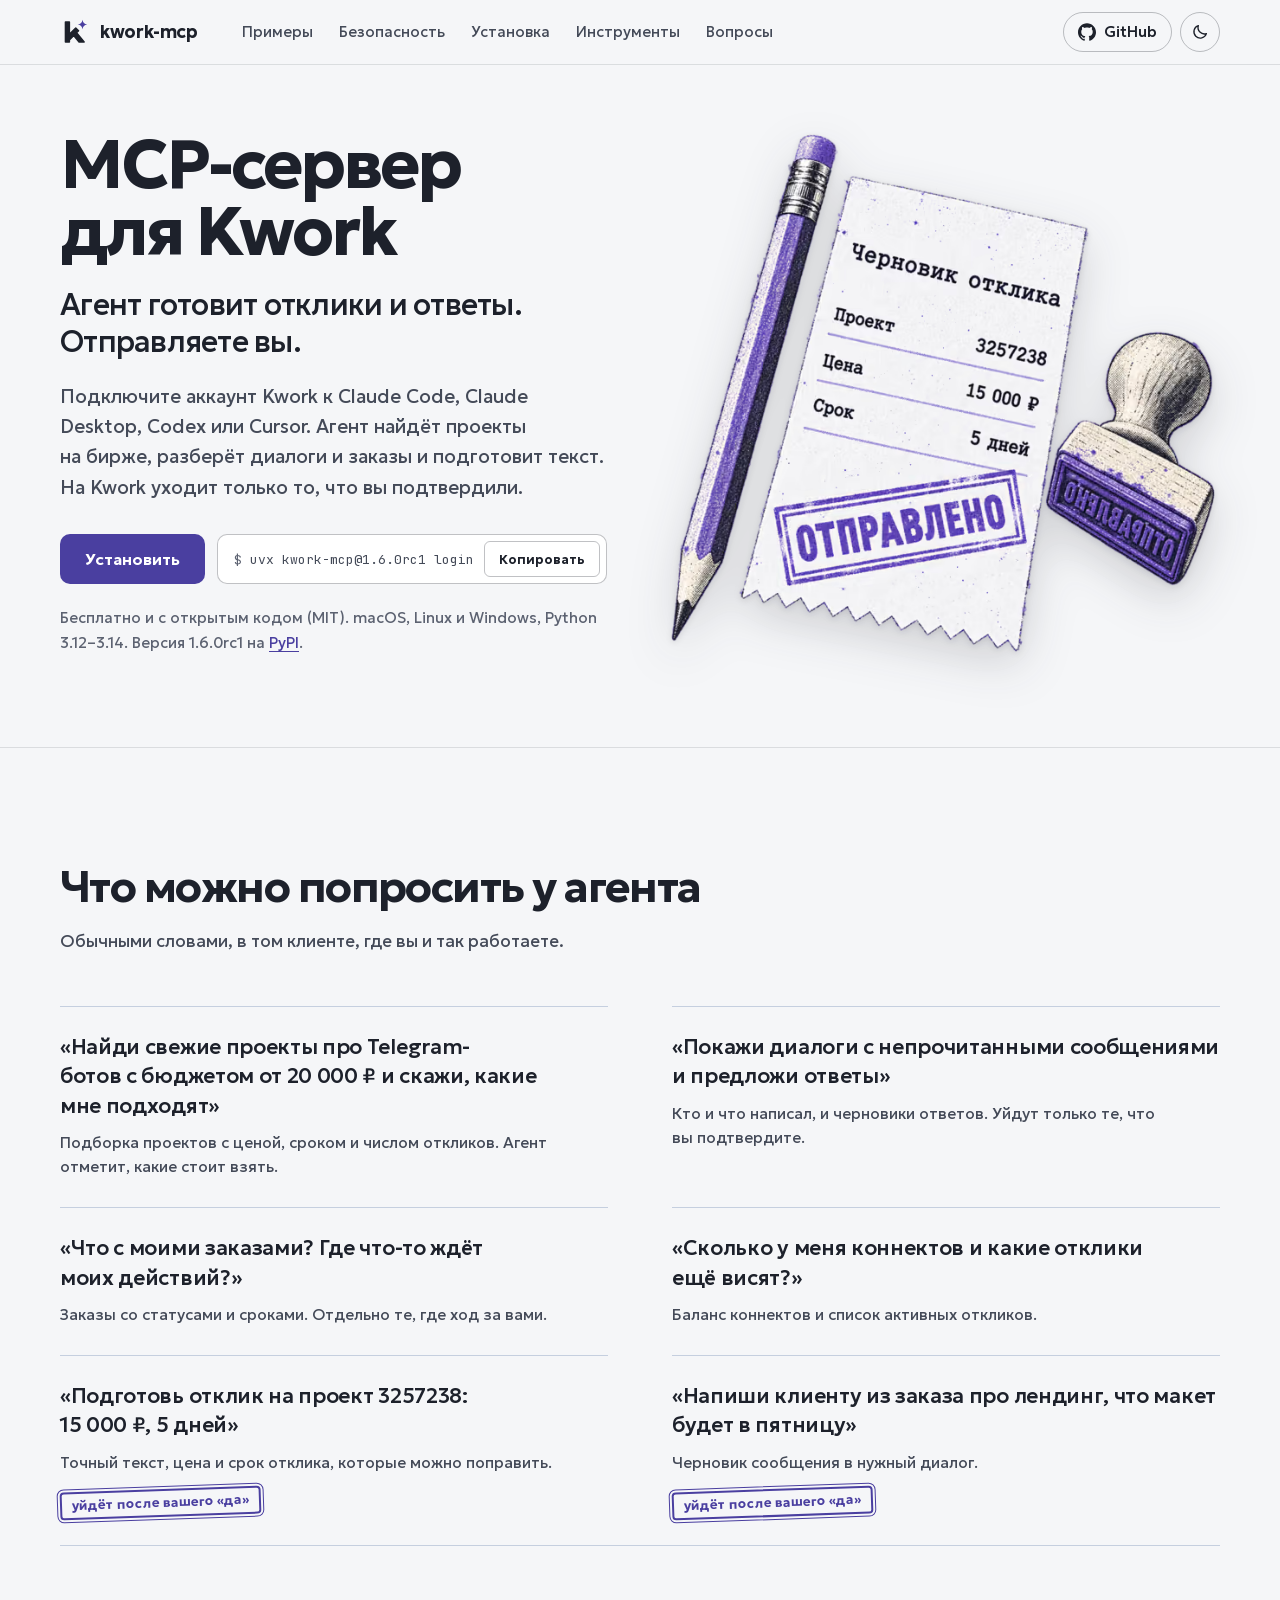
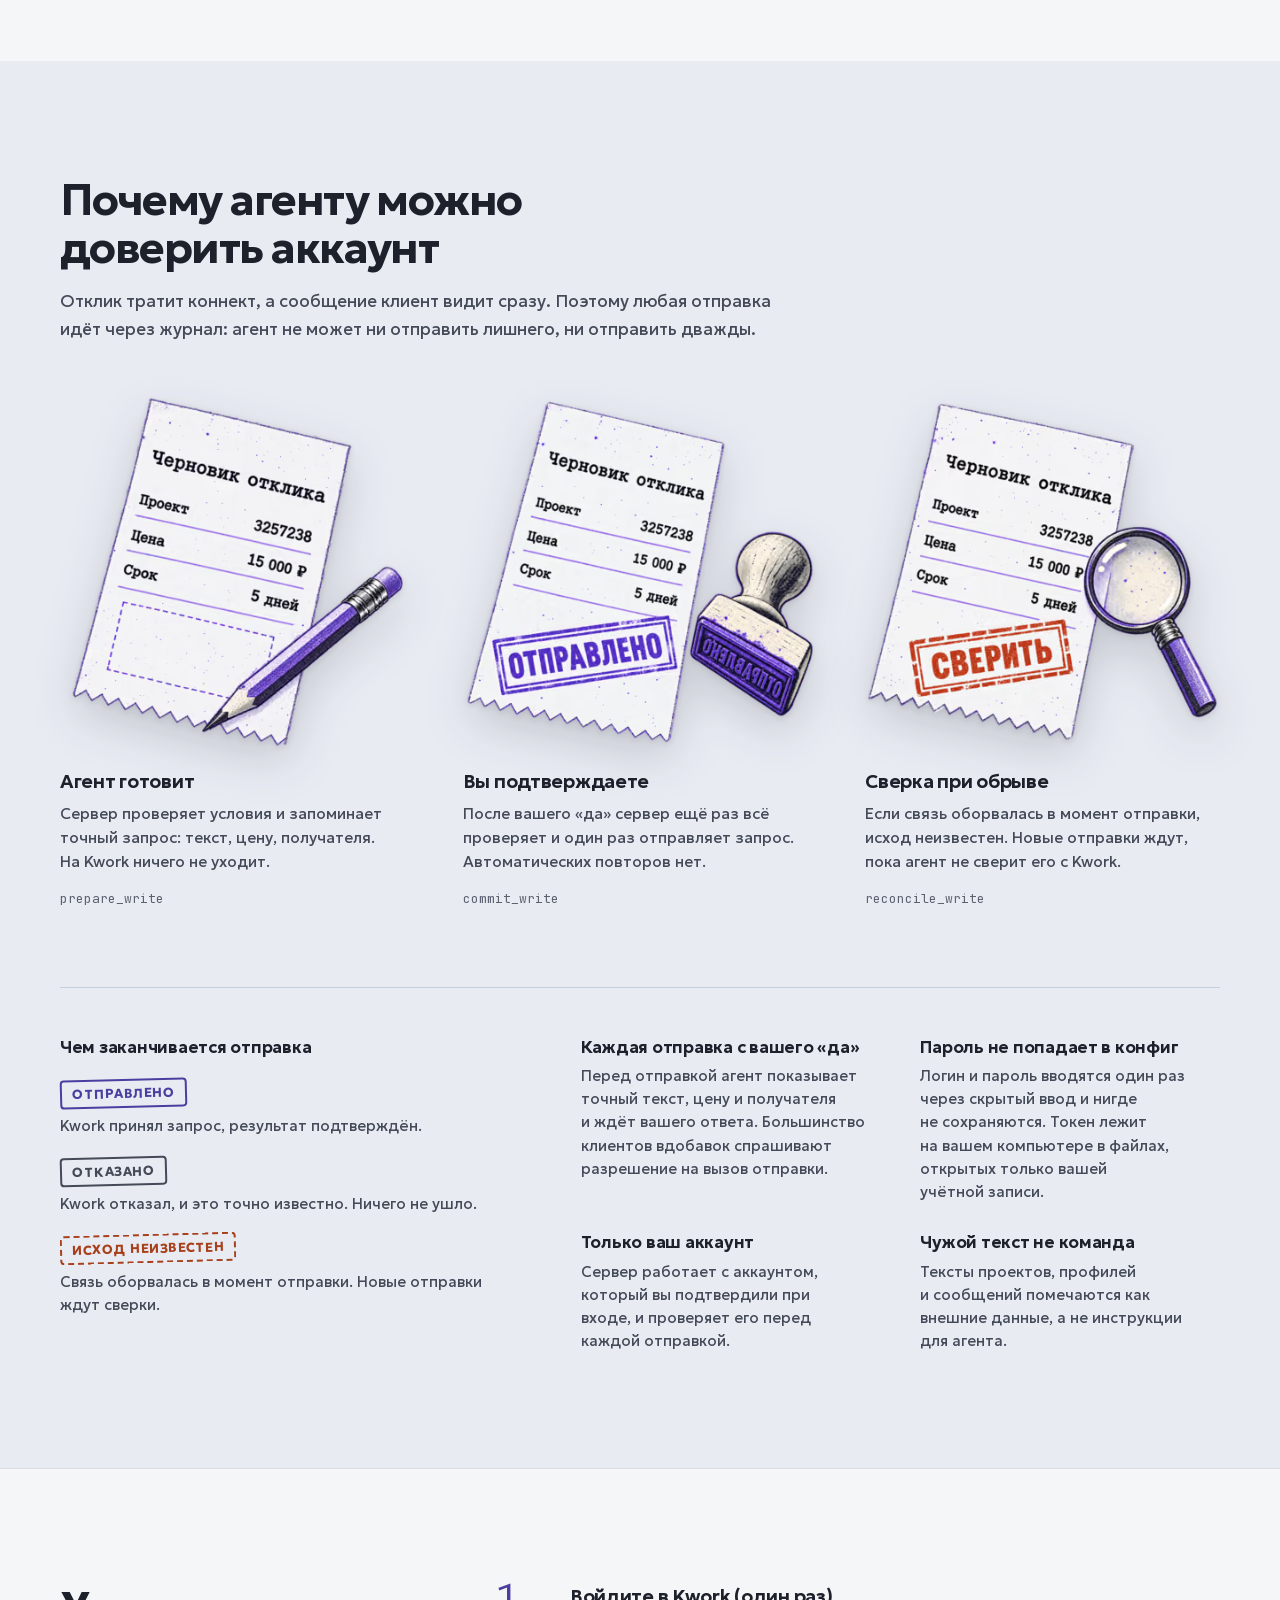
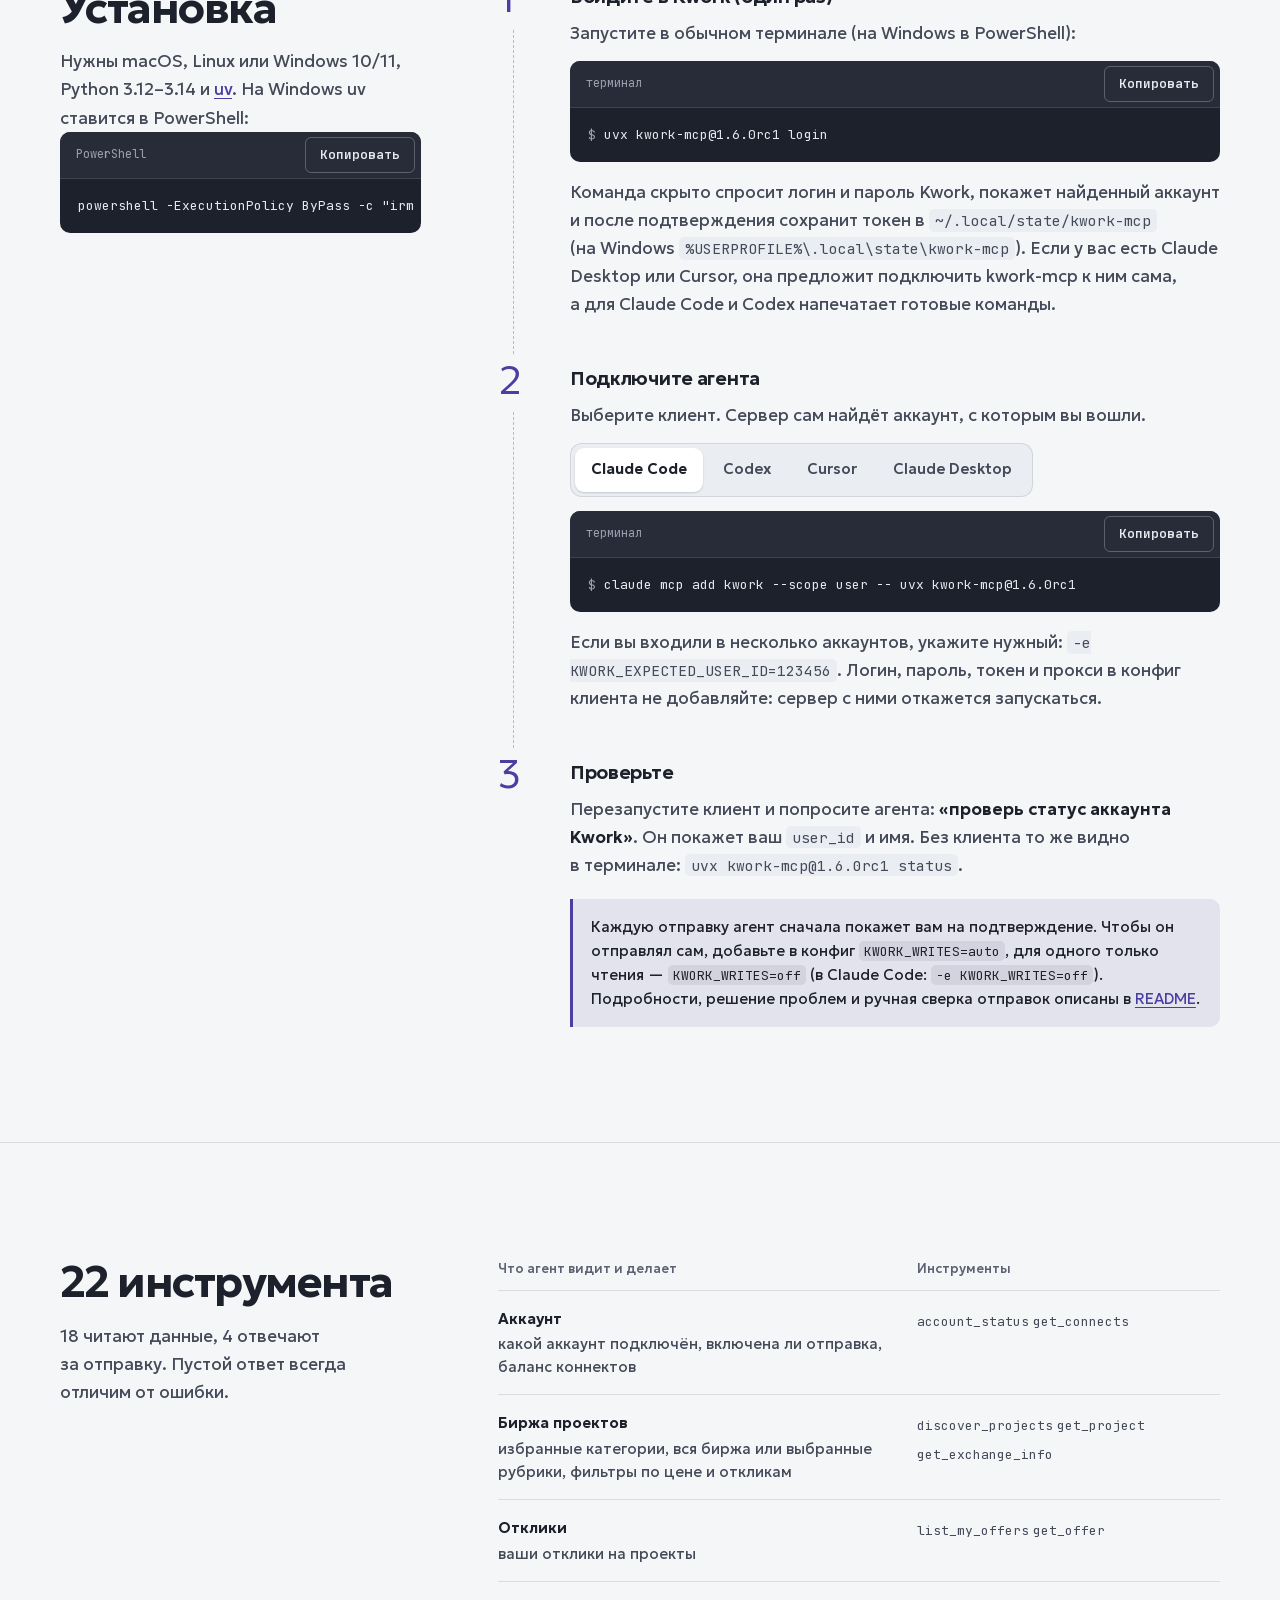
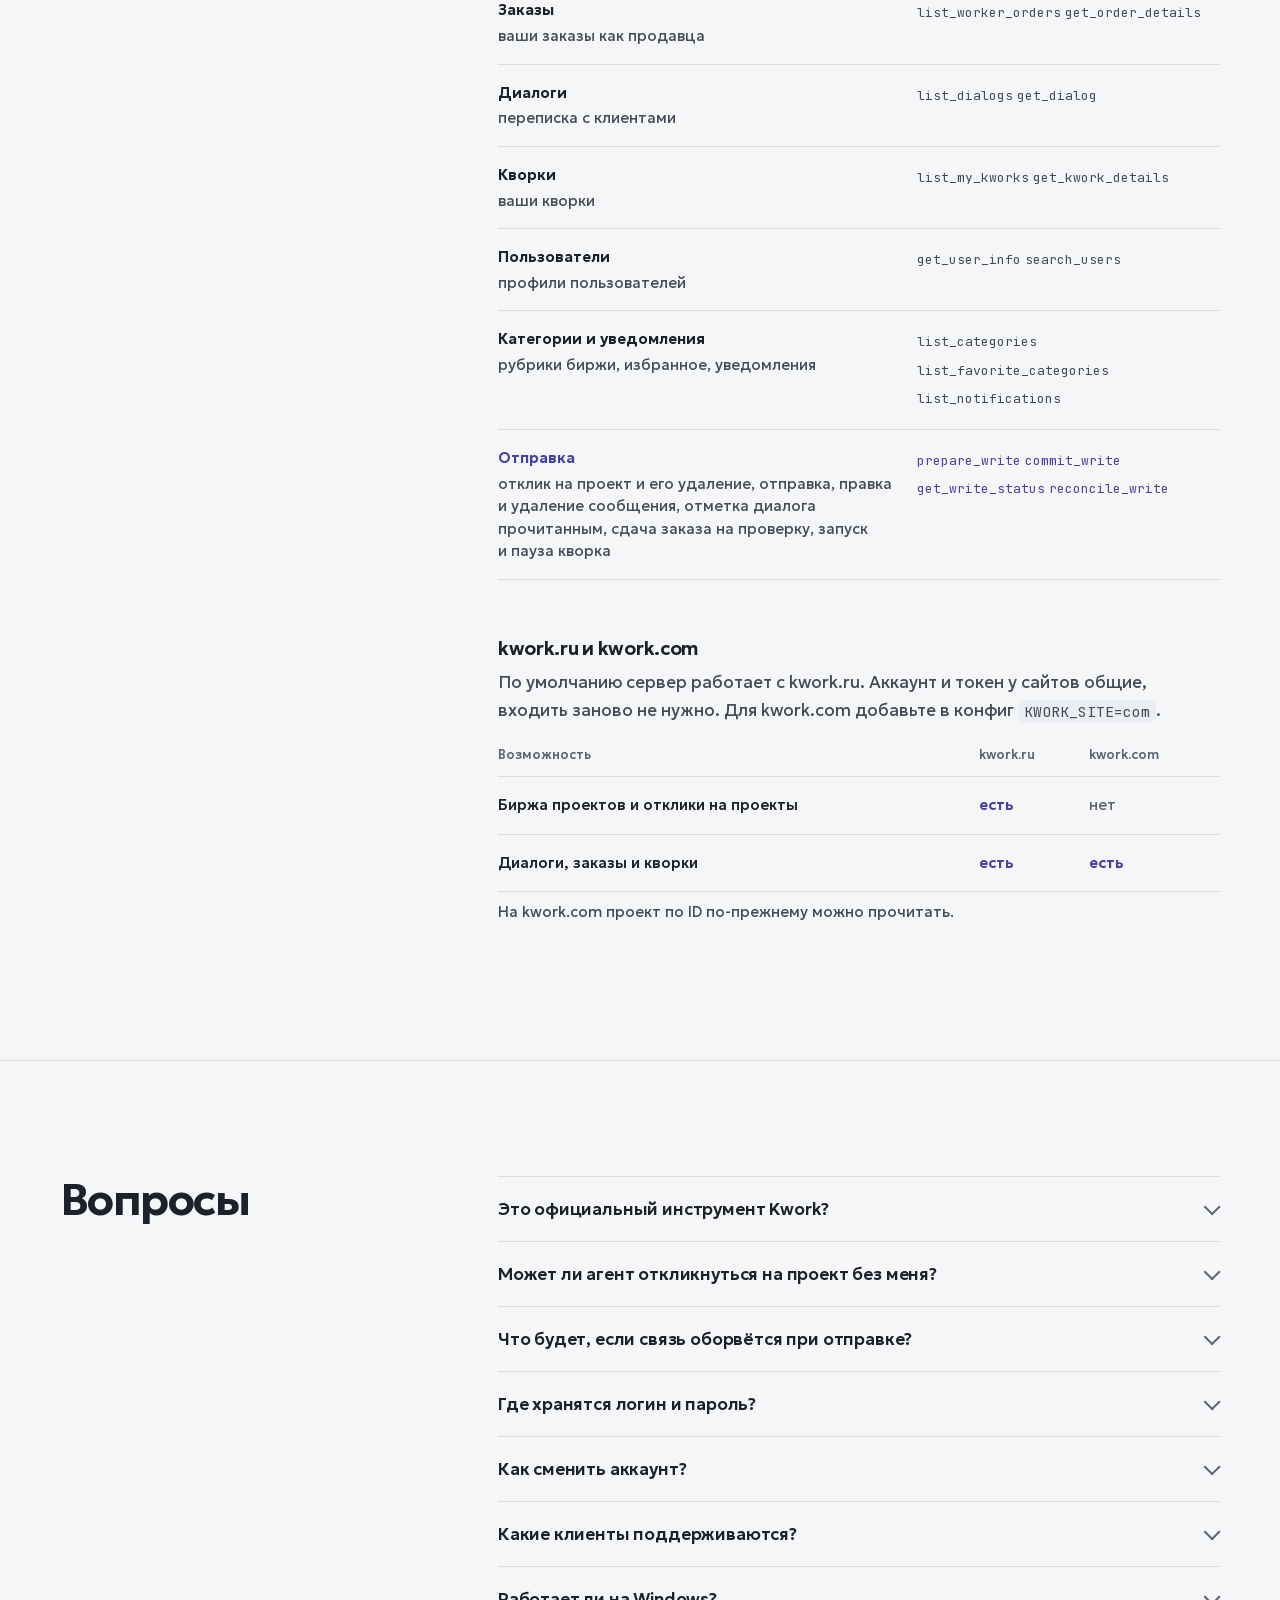
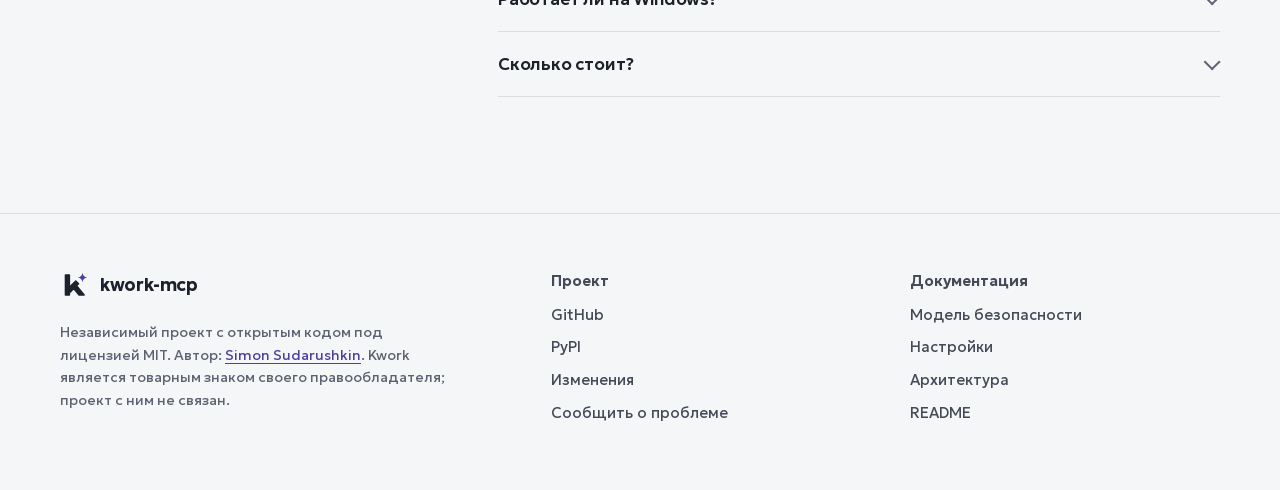
<file: site/index.html>
<!doctype html>
<html lang="ru">
<head>
<meta charset="utf-8">
<meta name="viewport" content="width=device-width, initial-scale=1">
<meta http-equiv="Content-Security-Policy" content="default-src 'none'; script-src 'self'; style-src 'self'; font-src 'self'; img-src 'self' data:; manifest-src 'self'; base-uri 'none'; form-action 'none'">
<title>kwork-mcp: MCP-сервер для Kwork в Claude Code, Codex и Cursor</title>
<meta name="description" content="Подключите аккаунт Kwork к ИИ-агенту: поиск проектов на бирже, диалоги, заказы и отклики из Claude Code, Codex и Cursor. Открытый код, отправка только после вашего подтверждения.">
<meta name="robots" content="index, follow, max-image-preview:large">
<meta name="google-site-verification" content="iz9nBP5396ECiDwCM0r34iXWWajBReCzgTLpT8KzMKs">
<meta name="author" content="Simon Sudarushkin">
<link rel="canonical" href="https://simonether.github.io/kwork-mcp/">
<meta name="color-scheme" content="light dark">
<meta name="theme-color" media="(prefers-color-scheme: light)" content="#f5f6f8">
<meta name="theme-color" media="(prefers-color-scheme: dark)" content="#14162c">
<link rel="icon" href="favicon.svg" type="image/svg+xml">
<link rel="apple-touch-icon" href="apple-touch-icon.png">
<link rel="manifest" href="site.webmanifest">
<link rel="preload" href="fonts/geologica-cyrillic.woff2" as="font" type="font/woff2" crossorigin>
<link rel="preload" href="fonts/geologica-latin.woff2" as="font" type="font/woff2" crossorigin>
<meta property="og:type" content="website">
<meta property="og:locale" content="ru_RU">
<meta property="og:site_name" content="kwork-mcp">
<meta property="og:title" content="kwork-mcp: MCP-сервер для Kwork">
<meta property="og:description" content="Аккаунт Kwork в Claude Code, Codex и Cursor: биржа, диалоги, заказы и отклики. Отправка только после вашего «да».">
<meta property="og:url" content="https://simonether.github.io/kwork-mcp/">
<meta property="og:image" content="https://simonether.github.io/kwork-mcp/og.png">
<meta property="og:image:type" content="image/png">
<meta property="og:image:width" content="1200">
<meta property="og:image:height" content="630">
<meta property="og:image:alt" content="kwork-mcp: MCP-сервер для Kwork. Агент готовит отклик, вы ставите печать.">
<meta name="twitter:card" content="summary_large_image">
<meta name="twitter:title" content="kwork-mcp: MCP-сервер для Kwork">
<meta name="twitter:description" content="Аккаунт Kwork в Claude Code, Codex и Cursor: биржа, диалоги, заказы и отклики. Отправка только после вашего «да».">
<meta name="twitter:image" content="https://simonether.github.io/kwork-mcp/og.png">
<meta name="twitter:image:alt" content="kwork-mcp: MCP-сервер для Kwork. Агент готовит отклик, вы ставите печать.">
<script src="theme.js"></script>
<link rel="stylesheet" href="style.css">
<script type="application/ld+json">
{
  "@context": "https://schema.org",
  "@graph": [
    {
      "@type": "WebSite",
      "@id": "https://simonether.github.io/kwork-mcp/#website",
      "url": "https://simonether.github.io/kwork-mcp/",
      "name": "kwork-mcp",
      "inLanguage": "ru"
    },
    {
      "@type": "SoftwareApplication",
      "@id": "https://simonether.github.io/kwork-mcp/#software",
      "name": "kwork-mcp",
      "alternateName": ["kwork mcp", "MCP-сервер для Kwork"],
      "description": "MCP-сервер, который подключает аккаунт Kwork к ИИ-агентам: Claude Code, Claude Desktop, Codex и Cursor. Агент ищет проекты, читает диалоги и заказы, готовит отклики; отправка на Kwork только после подтверждения.",
      "url": "https://simonether.github.io/kwork-mcp/",
      "image": "https://simonether.github.io/kwork-mcp/og.png",
      "applicationCategory": "DeveloperApplication",
      "operatingSystem": "macOS, Linux, Windows",
      "softwareVersion": "1.6.0rc1",
      "softwareRequirements": "Python 3.12–3.14, uv",
      "programmingLanguage": "Python",
      "inLanguage": "ru",
      "isAccessibleForFree": true,
      "license": "https://opensource.org/licenses/MIT",
      "downloadUrl": "https://pypi.org/project/kwork-mcp/",
      "dateModified": "2026-10-03",
      "featureList": [
        "Поиск и чтение проектов биржи Kwork",
        "Диалоги, заказы, отклики и кворки",
        "Запись в два шага: подготовка и подтверждение",
        "Журнал записей без повторных отправок",
        "Работа с kwork.ru и kwork.com"
      ],
      "offers": {"@type": "Offer", "price": "0", "priceCurrency": "RUB"},
      "author": {"@type": "Person", "name": "Simon Sudarushkin", "url": "https://github.com/simonether"},
      "isPartOf": {"@id": "https://simonether.github.io/kwork-mcp/#website"},
      "sameAs": ["https://github.com/simonether/kwork-mcp", "https://pypi.org/project/kwork-mcp/"]
    },
    {
      "@type": "FAQPage",
      "mainEntity": [
        {"@type": "Question", "name": "Это официальный инструмент Kwork?", "acceptedAnswer": {"@type": "Answer", "text": "Нет. Это независимый проект с открытым кодом под лицензией MIT. Kwork его не выпускает и не поддерживает."}},
        {"@type": "Question", "name": "Может ли агент откликнуться на проект без меня?", "acceptedAnswer": {"@type": "Answer", "text": "Только если вы сами это разрешили. По умолчанию агент показывает точный текст, цену и получателя и отправляет только после вашего «да». С KWORK_WRITES=auto он отправляет сам, с KWORK_WRITES=off только читает."}},
        {"@type": "Question", "name": "Что будет, если связь оборвётся при отправке?", "acceptedAnswer": {"@type": "Answer", "text": "Сервер не повторит запись сам и не угадает исход. Новые отправки для аккаунта ждут, пока агент не сверит результат с Kwork или вы не разберёте запись вручную командой kwork-mcp resolve-write."}},
        {"@type": "Question", "name": "Где хранятся логин и пароль?", "acceptedAnswer": {"@type": "Answer", "text": "Нигде. Их спрашивает только kwork-mcp login через скрытый ввод, а на диск сохраняется токен: на macOS и Linux в ~/.local/state/kwork-mcp с правами 0600, на Windows в %USERPROFILE%\\.local\\state\\kwork-mcp, зашифрованный DPAPI. На macOS и Linux токен не шифруется, поэтому включите шифрование диска."}},
        {"@type": "Question", "name": "Как сменить аккаунт?", "acceptedAnswer": {"@type": "Answer", "text": "Выполните в терминале uvx kwork-mcp@1.6.0rc1 logout, а затем login с другим аккаунтом. Команда status покажет, с каким аккаунтом и сайтом запустится сервер, без запросов к Kwork."}},
        {"@type": "Question", "name": "Какие клиенты поддерживаются?", "acceptedAnswer": {"@type": "Answer", "text": "Claude Code, Claude Desktop, Codex, Cursor и другие MCP-клиенты, которые умеют запускать локальный сервер через stdio."}},
        {"@type": "Question", "name": "Работает ли на Windows?", "acceptedAnswer": {"@type": "Answer", "text": "Да, на Windows 10 и 11 без WSL. uv ставится одной командой в PowerShell, дальше всё так же, как на macOS и Linux."}},
        {"@type": "Question", "name": "Сколько стоит?", "acceptedAnswer": {"@type": "Answer", "text": "Нисколько: kwork-mcp распространяется бесплатно под лицензией MIT."}}
      ]
    }
  ]
}
</script>
</head>
<body>
<a class="skip" href="#main">К содержимому</a>

<header class="site-header">
  <div class="container bar">
    <a class="brand" href="./" aria-label="kwork-mcp, на главную">
      <svg viewBox="0 0 64 64" aria-hidden="true" focusable="false">
        <path class="logo-k" stroke-width="3.2" stroke-linejoin="round" d="M11.60 10.60 L20.00 10.60 L20.00 37.06 L33.63 23.43 L39.57 29.37 L35.32 33.62 L51.50 53.40 L40.65 53.40 L29.35 39.59 L20.00 48.94 L20.00 53.40 L11.60 53.40Z"/>
        <path class="logo-spark" d="M48 6c1.1 6.2 3.8 8.9 10 10-6.2 1.1-8.9 3.8-10 10-1.1-6.2-3.8-8.9-10-10 6.2-1.1 8.9-3.8 10-10z"/>
      </svg>
      <span>kwork-mcp</span>
    </a>
    <nav class="nav" aria-label="Разделы">
      <a href="#examples">Примеры</a>
      <a href="#safety">Безопасность</a>
      <a href="#start">Установка</a>
      <a href="#tools">Инструменты</a>
      <a href="#faq">Вопросы</a>
    </nav>
    <div class="bar-actions">
      <a class="gh-link" href="https://github.com/simonether/kwork-mcp" aria-label="Код на GitHub">
        <svg viewBox="0 0 24 24" aria-hidden="true" focusable="false"><path d="M12 .297c-6.63 0-12 5.373-12 12 0 5.303 3.438 9.8 8.205 11.385.6.113.82-.258.82-.577 0-.285-.01-1.04-.015-2.04-3.338.724-4.042-1.61-4.042-1.61C4.422 18.07 3.633 17.7 3.633 17.7c-1.087-.744.084-.729.084-.729 1.205.084 1.838 1.236 1.838 1.236 1.07 1.835 2.809 1.305 3.495.998.108-.776.417-1.305.76-1.605-2.665-.3-5.466-1.332-5.466-5.93 0-1.31.465-2.38 1.235-3.22-.135-.303-.54-1.523.105-3.176 0 0 1.005-.322 3.3 1.23.96-.267 1.98-.399 3-.405 1.02.006 2.04.138 3 .405 2.28-1.552 3.285-1.23 3.285-1.23.645 1.653.24 2.873.12 3.176.765.84 1.23 1.91 1.23 3.22 0 4.61-2.805 5.625-5.475 5.92.42.36.81 1.096.81 2.22 0 1.606-.015 2.896-.015 3.286 0 .315.21.69.825.57C20.565 22.092 24 17.592 24 12.297c0-6.627-5.373-12-12-12"/></svg>
        <span>GitHub</span>
      </a>
      <button class="theme-btn js-only" type="button" data-theme-toggle aria-label="Сменить тему оформления">
        <svg class="i-moon" viewBox="0 0 24 24" aria-hidden="true" focusable="false"><path d="M20.5 14.2A8.5 8.5 0 0 1 9.8 3.5a8.5 8.5 0 1 0 10.7 10.7z"/></svg>
        <svg class="i-sun" viewBox="0 0 24 24" aria-hidden="true" focusable="false"><circle cx="12" cy="12" r="4"/><path d="M12 2v2M12 20v2M4.9 4.9l1.4 1.4M17.7 17.7l1.4 1.4M2 12h2M20 12h2M4.9 19.1l1.4-1.4M17.7 6.3l1.4-1.4"/></svg>
      </button>
    </div>
  </div>
</header>

<main id="main">
  <section class="hero" aria-labelledby="hero-title">
    <div class="container hero-grid">
      <div class="hero-copy">
        <h1 id="hero-title">MCP-сервер для&nbsp;Kwork</h1>
        <p class="hero-sub">Агент готовит отклики и&nbsp;ответы. Отправляете вы.</p>
        <p class="hero-lead">Подключите аккаунт Kwork к&nbsp;Claude Code, Claude Desktop, Codex или Cursor. Агент найдёт проекты на&nbsp;бирже, разберёт диалоги и&nbsp;заказы и&nbsp;подготовит текст. На&nbsp;Kwork уходит только то, что вы подтвердили.</p>
        <div class="hero-actions">
          <a class="btn btn-primary" href="#start">Установить</a>
          <div class="cmd" data-copy>
            <code class="sh">uvx kwork-mcp@1.6.0rc1 login</code>
          </div>
        </div>
        <p class="hero-facts">Бесплатно и&nbsp;с&nbsp;открытым кодом (MIT). macOS, Linux и&nbsp;Windows, Python 3.12–3.14. Версия 1.6.0rc1 на&nbsp;<a href="https://pypi.org/project/kwork-mcp/">PyPI</a>.</p>
      </div>
      <picture class="hero-art">
        <source type="image/avif" srcset="img/hero-640.avif 640w, img/hero-1200.avif 1200w" sizes="(max-width: 900px) min(88vw, 440px), 560px">
        <img src="img/hero-1200.webp" srcset="img/hero-640.webp 640w, img/hero-1200.webp 1200w" sizes="(max-width: 900px) min(88vw, 440px), 560px" width="1200" height="1143" fetchpriority="high" alt="Черновик отклика на проект 3257238: цена 15 000 ₽, срок 5 дней. Рядом карандаш, которым его подготовил агент, и печать «Отправлено», которую ставите вы.">
      </picture>
    </div>
  </section>

  <section class="section" id="examples" aria-labelledby="examples-title">
    <div class="container">
      <div class="section-head">
        <h2 id="examples-title">Что можно попросить у&nbsp;агента</h2>
        <p>Обычными словами, в&nbsp;том клиенте, где вы и&nbsp;так работаете.</p>
      </div>
      <ul class="asks">
        <li>
          <p class="ask">«Найди свежие проекты про Telegram-ботов с&nbsp;бюджетом от&nbsp;20&nbsp;000&nbsp;₽ и&nbsp;скажи, какие мне подходят»</p>
          <p class="gets">Подборка проектов с&nbsp;ценой, сроком и&nbsp;числом откликов. Агент отметит, какие стоит взять.</p>
        </li>
        <li>
          <p class="ask">«Покажи диалоги с&nbsp;непрочитанными сообщениями и&nbsp;предложи ответы»</p>
          <p class="gets">Кто и&nbsp;что написал, и&nbsp;черновики ответов. Уйдут только те, что вы подтвердите.</p>
        </li>
        <li>
          <p class="ask">«Что с&nbsp;моими заказами? Где что-то ждёт моих действий?»</p>
          <p class="gets">Заказы со&nbsp;статусами и&nbsp;сроками. Отдельно те, где ход за&nbsp;вами.</p>
        </li>
        <li>
          <p class="ask">«Сколько у&nbsp;меня коннектов и&nbsp;какие отклики ещё висят?»</p>
          <p class="gets">Баланс коннектов и&nbsp;список активных откликов.</p>
        </li>
        <li class="ask-write">
          <p class="ask">«Подготовь отклик на&nbsp;проект 3257238: 15&nbsp;000&nbsp;₽, 5&nbsp;дней»</p>
          <p class="gets">Точный текст, цена и&nbsp;срок отклика, которые можно поправить.</p>
          <p class="stamp-tag">уйдёт после вашего «да»</p>
        </li>
        <li class="ask-write">
          <p class="ask">«Напиши клиенту из&nbsp;заказа про лендинг, что макет будет в&nbsp;пятницу»</p>
          <p class="gets">Черновик сообщения в&nbsp;нужный диалог.</p>
          <p class="stamp-tag">уйдёт после вашего «да»</p>
        </li>
      </ul>
    </div>
  </section>

  <section class="section section--sheet" id="safety" aria-labelledby="safety-title">
    <div class="container">
      <div class="section-head">
        <h2 id="safety-title">Почему агенту можно доверить аккаунт</h2>
        <p>Отклик тратит коннект, а&nbsp;сообщение клиент видит сразу. Поэтому любая отправка идёт через журнал: агент не&nbsp;может ни&nbsp;отправить лишнего, ни&nbsp;отправить дважды.</p>
      </div>
      <ol class="stages">
        <li class="stage">
          <picture class="stage-art">
            <source type="image/avif" srcset="img/stage-draft-400.avif 400w, img/stage-draft-720.avif 720w" sizes="(max-width: 480px) 300px, (max-width: 820px) 45vw, 340px">
            <img src="img/stage-draft-720.webp" srcset="img/stage-draft-400.webp 400w, img/stage-draft-720.webp 720w" sizes="(max-width: 480px) 300px, (max-width: 820px) 45vw, 340px" width="720" height="720" loading="lazy" decoding="async" alt="Черновик отклика без печати: пунктиром отмечено место для неё, рядом карандаш.">
          </picture>
          <h3>Агент готовит</h3>
          <p>Сервер проверяет условия и&nbsp;запоминает точный запрос: текст, цену, получателя. На&nbsp;Kwork ничего не&nbsp;уходит.</p>
          <p class="stage-tool"><code>prepare_write</code></p>
        </li>
        <li class="stage">
          <picture class="stage-art">
            <source type="image/avif" srcset="img/stage-approved-400.avif 400w, img/stage-approved-720.avif 720w" sizes="(max-width: 480px) 300px, (max-width: 820px) 45vw, 340px">
            <img src="img/stage-approved-720.webp" srcset="img/stage-approved-400.webp 400w, img/stage-approved-720.webp 720w" sizes="(max-width: 480px) 300px, (max-width: 820px) 45vw, 340px" width="720" height="720" loading="lazy" decoding="async" alt="Тот же черновик с фиолетовой печатью «Отправлено», рядом сама печать.">
          </picture>
          <h3>Вы подтверждаете</h3>
          <p>После вашего «да» сервер ещё раз всё проверяет и&nbsp;один раз отправляет запрос. Автоматических повторов нет.</p>
          <p class="stage-tool"><code>commit_write</code></p>
        </li>
        <li class="stage">
          <picture class="stage-art">
            <source type="image/avif" srcset="img/stage-check-400.avif 400w, img/stage-check-720.avif 720w" sizes="(max-width: 480px) 300px, (max-width: 820px) 45vw, 340px">
            <img src="img/stage-check-720.webp" srcset="img/stage-check-400.webp 400w, img/stage-check-720.webp 720w" sizes="(max-width: 480px) 300px, (max-width: 820px) 45vw, 340px" width="720" height="720" loading="lazy" decoding="async" alt="Черновик с красной отметкой «Сверить» и лупа поверх него.">
          </picture>
          <h3>Сверка при обрыве</h3>
          <p>Если связь оборвалась в&nbsp;момент отправки, исход неизвестен. Новые отправки ждут, пока агент не&nbsp;сверит его с&nbsp;Kwork.</p>
          <p class="stage-tool"><code>reconcile_write</code></p>
        </li>
      </ol>

      <div class="safety-more">
        <div class="outcomes">
          <h3>Чем заканчивается отправка</h3>
          <dl>
            <div class="o-ok"><dt>Отправлено</dt><dd>Kwork принял запрос, результат подтверждён.</dd></div>
            <div class="o-known"><dt>Отказано</dt><dd>Kwork отказал, и&nbsp;это точно известно. Ничего не&nbsp;ушло.</dd></div>
            <div class="o-unknown"><dt>Исход неизвестен</dt><dd>Связь оборвалась в&nbsp;момент отправки. Новые отправки ждут сверки.</dd></div>
          </dl>
        </div>
        <ul class="guards">
          <li>
            <h3>Каждая отправка с&nbsp;вашего «да»</h3>
            <p>Перед отправкой агент показывает точный текст, цену и&nbsp;получателя и&nbsp;ждёт вашего ответа. Большинство клиентов вдобавок спрашивают разрешение на&nbsp;вызов отправки.</p>
          </li>
          <li>
            <h3>Пароль не&nbsp;попадает в&nbsp;конфиг</h3>
            <p>Логин и&nbsp;пароль вводятся один раз через скрытый ввод и&nbsp;нигде не&nbsp;сохраняются. Токен лежит на&nbsp;вашем компьютере в&nbsp;файлах, открытых только вашей учётной записи.</p>
          </li>
          <li>
            <h3>Только ваш аккаунт</h3>
            <p>Сервер работает с&nbsp;аккаунтом, который вы подтвердили при входе, и&nbsp;проверяет его перед каждой отправкой.</p>
          </li>
          <li>
            <h3>Чужой текст не&nbsp;команда</h3>
            <p>Тексты проектов, профилей и&nbsp;сообщений помечаются как внешние данные, а&nbsp;не&nbsp;инструкции для агента.</p>
          </li>
        </ul>
      </div>
    </div>
  </section>

  <section class="section" id="start" aria-labelledby="start-title">
    <div class="container split">
      <div class="split-head">
        <h2 id="start-title">Установка</h2>
        <p>Нужны macOS, Linux или Windows 10/11, Python 3.12–3.14 и&nbsp;<a href="https://docs.astral.sh/uv/">uv</a>. На&nbsp;Windows uv ставится в&nbsp;PowerShell:</p>
        <figure class="code" data-copy>
          <figcaption><span>PowerShell</span><span data-copy-slot></span></figcaption>
          <pre><code>powershell -ExecutionPolicy ByPass -c "irm https://astral.sh/uv/install.ps1 | iex"</code></pre>
        </figure>
      </div>
      <ol class="steps">
        <li>
          <h3>Войдите в&nbsp;Kwork (один раз)</h3>
          <p>Запустите в&nbsp;обычном терминале (на&nbsp;Windows в&nbsp;PowerShell):</p>
          <figure class="code" data-copy>
            <figcaption><span>терминал</span><span data-copy-slot></span></figcaption>
            <pre><code class="sh">uvx kwork-mcp@1.6.0rc1 login</code></pre>
          </figure>
          <p>Команда скрыто спросит логин и&nbsp;пароль Kwork, покажет найденный аккаунт и&nbsp;после подтверждения сохранит токен в&nbsp;<code>~/.local/state/kwork-mcp</code> (на&nbsp;Windows <code>%USERPROFILE%\.local\state\kwork-mcp</code>). Если у&nbsp;вас есть Claude Desktop или Cursor, она предложит подключить kwork-mcp к&nbsp;ним сама, а&nbsp;для Claude Code и&nbsp;Codex напечатает готовые команды.</p>
        </li>
        <li>
          <h3>Подключите агента</h3>
          <p>Выберите клиент. Сервер сам найдёт аккаунт, с&nbsp;которым вы вошли.</p>
          <div class="tabs" data-tabs="Клиент">
            <div role="tabpanel" id="panel-claude-code" tabindex="0">
              <h4 class="tab-title">Claude Code</h4>
              <figure class="code" data-copy>
                <figcaption><span>терминал</span><span data-copy-slot></span></figcaption>
<pre><code class="sh">claude mcp add kwork --scope user -- uvx kwork-mcp@1.6.0rc1</code></pre>
              </figure>
            </div>
            <div role="tabpanel" id="panel-codex" tabindex="0">
              <h4 class="tab-title">Codex</h4>
              <figure class="code" data-copy>
                <figcaption><span>терминал</span><span data-copy-slot></span></figcaption>
<pre><code class="sh">codex mcp add kwork -- uvx kwork-mcp@1.6.0rc1</code></pre>
              </figure>
            </div>
            <div role="tabpanel" id="panel-cursor" tabindex="0">
              <h4 class="tab-title">Cursor</h4>
              <p><a class="btn btn-primary" href="https://cursor.com/install-mcp?name=kwork&amp;config=eyJjb21tYW5kIjoidXZ4IiwiYXJncyI6WyJrd29yay1tY3BAMS42LjByYzEiXX0%3D">Добавить в&nbsp;Cursor</a></p>
              <p>Кнопка откроет Cursor и&nbsp;предложит добавить сервер. Вручную: блок из&nbsp;вкладки «Claude Desktop» в&nbsp;<code>~/.cursor/mcp.json</code> (на&nbsp;Windows <code>%USERPROFILE%\.cursor\mcp.json</code>).</p>
            </div>
            <div role="tabpanel" id="panel-desktop" tabindex="0">
              <h4 class="tab-title">Claude Desktop</h4>
              <p><code>login</code> подключит Claude Desktop сам: ответьте «да» на&nbsp;его вопрос и&nbsp;перезапустите приложение. Остальные серверы в&nbsp;конфиге не&nbsp;меняются.</p>
              <p>Вручную: Settings → Developer → Edit Config, файл <code>claude_desktop_config.json</code>.</p>
              <figure class="code" data-copy>
                <figcaption><span>claude_desktop_config.json</span><span data-copy-slot></span></figcaption>
<pre><code>{
  "mcpServers": {
    "kwork": {
      "command": "uvx",
      "args": ["kwork-mcp@1.6.0rc1"]
    }
  }
}</code></pre>
              </figure>
              <p>Claude Desktop не&nbsp;видит <code>uvx</code> из&nbsp;терминала, поэтому возьмите этот блок из&nbsp;вывода <code>login</code>: в&nbsp;нём уже указан полный путь к&nbsp;<code>uvx</code>.</p>
            </div>
          </div>
          <p>Если вы входили в&nbsp;несколько аккаунтов, укажите нужный: <code>-e KWORK_EXPECTED_USER_ID=123456</code>. Логин, пароль, токен и&nbsp;прокси в&nbsp;конфиг клиента не&nbsp;добавляйте: сервер с&nbsp;ними откажется запускаться.</p>
        </li>
        <li>
          <h3>Проверьте</h3>
          <p>Перезапустите клиент и&nbsp;попросите агента: <q class="say">проверь статус аккаунта Kwork</q>. Он покажет ваш <code>user_id</code> и&nbsp;имя. Без клиента то&nbsp;же видно в&nbsp;терминале: <code>uvx kwork-mcp@1.6.0rc1 status</code>.</p>
          <p class="note">Каждую отправку агент сначала покажет вам на&nbsp;подтверждение. Чтобы он отправлял сам, добавьте в&nbsp;конфиг <code>KWORK_WRITES=auto</code>, для одного только чтения&nbsp;— <code>KWORK_WRITES=off</code> (в&nbsp;Claude Code: <code>-e KWORK_WRITES=off</code>). Подробности, решение проблем и&nbsp;ручная сверка отправок описаны в&nbsp;<a href="https://github.com/simonether/kwork-mcp#readme">README</a>.</p>
        </li>
      </ol>
    </div>
  </section>

  <section class="section" id="tools" aria-labelledby="tools-title">
    <div class="container split">
      <div class="split-head">
        <h2 id="tools-title">22 инструмента</h2>
        <p>18 читают данные, 4 отвечают за&nbsp;отправку. Пустой ответ всегда отличим от&nbsp;ошибки.</p>
      </div>
      <div>
        <table class="tools-table">
          <thead>
            <tr><th scope="col">Что агент видит и&nbsp;делает</th><th scope="col">Инструменты</th></tr>
          </thead>
          <tbody>
            <tr>
              <th scope="row">Аккаунт<span>какой аккаунт подключён, включена ли отправка, баланс коннектов</span></th>
              <td><code>account_status</code> <code>get_connects</code></td>
            </tr>
            <tr>
              <th scope="row">Биржа проектов<span>избранные категории, вся биржа или выбранные рубрики, фильтры по&nbsp;цене и&nbsp;откликам</span></th>
              <td><code>discover_projects</code> <code>get_project</code> <code>get_exchange_info</code></td>
            </tr>
            <tr>
              <th scope="row">Отклики<span>ваши отклики на&nbsp;проекты</span></th>
              <td><code>list_my_offers</code> <code>get_offer</code></td>
            </tr>
            <tr>
              <th scope="row">Заказы<span>ваши заказы как продавца</span></th>
              <td><code>list_worker_orders</code> <code>get_order_details</code></td>
            </tr>
            <tr>
              <th scope="row">Диалоги<span>переписка с&nbsp;клиентами</span></th>
              <td><code>list_dialogs</code> <code>get_dialog</code></td>
            </tr>
            <tr>
              <th scope="row">Кворки<span>ваши кворки</span></th>
              <td><code>list_my_kworks</code> <code>get_kwork_details</code></td>
            </tr>
            <tr>
              <th scope="row">Пользователи<span>профили пользователей</span></th>
              <td><code>get_user_info</code> <code>search_users</code></td>
            </tr>
            <tr>
              <th scope="row">Категории и&nbsp;уведомления<span>рубрики биржи, избранное, уведомления</span></th>
              <td><code>list_categories</code> <code>list_favorite_categories</code> <code>list_notifications</code></td>
            </tr>
            <tr class="write">
              <th scope="row">Отправка<span>отклик на&nbsp;проект и&nbsp;его удаление, отправка, правка и&nbsp;удаление сообщения, отметка диалога прочитанным, сдача заказа на&nbsp;проверку, запуск и&nbsp;пауза кворка</span></th>
              <td><code>prepare_write</code> <code>commit_write</code> <code>get_write_status</code> <code>reconcile_write</code></td>
            </tr>
          </tbody>
        </table>

        <div class="sites-block" id="kwork-com">
          <h3>kwork.ru и&nbsp;kwork.com</h3>
          <p>По умолчанию сервер работает с&nbsp;kwork.ru. Аккаунт и&nbsp;токен у&nbsp;сайтов общие, входить заново не&nbsp;нужно. Для kwork.com добавьте в&nbsp;конфиг <code>KWORK_SITE=com</code>.</p>
          <table class="sites">
            <thead>
              <tr><th scope="col">Возможность</th><th scope="col">kwork.ru</th><th scope="col">kwork.com</th></tr>
            </thead>
            <tbody>
              <tr><th scope="row">Биржа проектов и&nbsp;отклики на&nbsp;проекты</th><td class="yes">есть</td><td class="no">нет</td></tr>
              <tr><th scope="row">Диалоги, заказы и&nbsp;кворки</th><td class="yes">есть</td><td class="yes">есть</td></tr>
            </tbody>
          </table>
          <p class="section-foot">На kwork.com проект по&nbsp;ID по-прежнему можно прочитать.</p>
        </div>
      </div>
    </div>
  </section>

  <section class="section faq" id="faq" aria-labelledby="faq-title">
    <div class="container split">
      <div class="split-head">
        <h2 id="faq-title">Вопросы</h2>
      </div>
      <div>
        <details>
          <summary>Это официальный инструмент Kwork?</summary>
          <div class="answer"><p>Нет. Это независимый проект с открытым кодом под лицензией MIT. Kwork его не выпускает и не поддерживает.</p></div>
        </details>
        <details>
          <summary>Может ли агент откликнуться на проект без меня?</summary>
          <div class="answer"><p>Только если вы сами это разрешили. По умолчанию агент показывает точный текст, цену и получателя и отправляет только после вашего «да». С <code>KWORK_WRITES=auto</code> он отправляет сам, с <code>KWORK_WRITES=off</code> только читает.</p></div>
        </details>
        <details>
          <summary>Что будет, если связь оборвётся при отправке?</summary>
          <div class="answer"><p>Сервер не повторит запись сам и не угадает исход. Новые отправки для аккаунта ждут, пока агент не сверит результат с Kwork или вы не разберёте запись вручную командой <code>kwork-mcp resolve-write</code>.</p></div>
        </details>
        <details>
          <summary>Где хранятся логин и пароль?</summary>
          <div class="answer"><p>Нигде. Их спрашивает только <code>kwork-mcp login</code> через скрытый ввод, а на диск сохраняется токен: на macOS и Linux в <code>~/.local/state/kwork-mcp</code> с правами <code>0600</code>, на Windows в <code>%USERPROFILE%\.local\state\kwork-mcp</code>, зашифрованный DPAPI. На macOS и Linux токен не шифруется, поэтому включите шифрование диска.</p></div>
        </details>
        <details>
          <summary>Как сменить аккаунт?</summary>
          <div class="answer"><p>Выполните в&nbsp;терминале <code>uvx kwork-mcp@1.6.0rc1 logout</code>, а&nbsp;затем <code>login</code> с&nbsp;другим аккаунтом. Команда <code>status</code> покажет, с&nbsp;каким аккаунтом и&nbsp;сайтом запустится сервер, без запросов к&nbsp;Kwork.</p></div>
        </details>
        <details>
          <summary>Какие клиенты поддерживаются?</summary>
          <div class="answer"><p>Claude Code, Claude Desktop, Codex, Cursor и другие MCP-клиенты, которые умеют запускать локальный сервер через stdio.</p></div>
        </details>
        <details>
          <summary>Работает ли на Windows?</summary>
          <div class="answer"><p>Да, на Windows 10 и 11 без WSL. uv ставится одной командой в PowerShell, дальше всё так же, как на macOS и Linux.</p></div>
        </details>
        <details>
          <summary>Сколько стоит?</summary>
          <div class="answer"><p>Нисколько: kwork-mcp распространяется бесплатно под лицензией MIT.</p></div>
        </details>
      </div>
    </div>
  </section>
</main>

<footer class="site-footer">
  <div class="container foot-grid">
    <div class="foot-brand">
      <a class="brand" href="./" aria-label="kwork-mcp, на главную">
        <svg viewBox="0 0 64 64" aria-hidden="true" focusable="false">
          <path class="logo-k" stroke-width="3.2" stroke-linejoin="round" d="M11.60 10.60 L20.00 10.60 L20.00 37.06 L33.63 23.43 L39.57 29.37 L35.32 33.62 L51.50 53.40 L40.65 53.40 L29.35 39.59 L20.00 48.94 L20.00 53.40 L11.60 53.40Z"/>
          <path class="logo-spark" d="M48 6c1.1 6.2 3.8 8.9 10 10-6.2 1.1-8.9 3.8-10 10-1.1-6.2-3.8-8.9-10-10 6.2-1.1 8.9-3.8 10-10z"/>
        </svg>
        <span>kwork-mcp</span>
      </a>
      <p>Независимый проект с&nbsp;открытым кодом под лицензией MIT. Автор: <a href="https://github.com/simonether">Simon Sudarushkin</a>. Kwork является товарным знаком своего правообладателя; проект с&nbsp;ним не&nbsp;связан.</p>
    </div>
    <nav class="foot-col" aria-labelledby="foot-project">
      <h2 id="foot-project">Проект</h2>
      <ul>
        <li><a href="https://github.com/simonether/kwork-mcp">GitHub</a></li>
        <li><a href="https://pypi.org/project/kwork-mcp/">PyPI</a></li>
        <li><a href="https://github.com/simonether/kwork-mcp/blob/main/CHANGELOG.md">Изменения</a></li>
        <li><a href="https://github.com/simonether/kwork-mcp/issues">Сообщить о&nbsp;проблеме</a></li>
      </ul>
    </nav>
    <nav class="foot-col" aria-labelledby="foot-docs">
      <h2 id="foot-docs">Документация</h2>
      <ul>
        <li><a href="https://github.com/simonether/kwork-mcp/blob/main/docs/security.md">Модель безопасности</a></li>
        <li><a href="https://github.com/simonether/kwork-mcp/blob/main/docs/configuration.md">Настройки</a></li>
        <li><a href="https://github.com/simonether/kwork-mcp/blob/main/docs/architecture.md">Архитектура</a></li>
        <li><a href="https://github.com/simonether/kwork-mcp#readme">README</a></li>
      </ul>
    </nav>
  </div>
</footer>

<script src="app.js" defer></script>
</body>
</html>
</file>
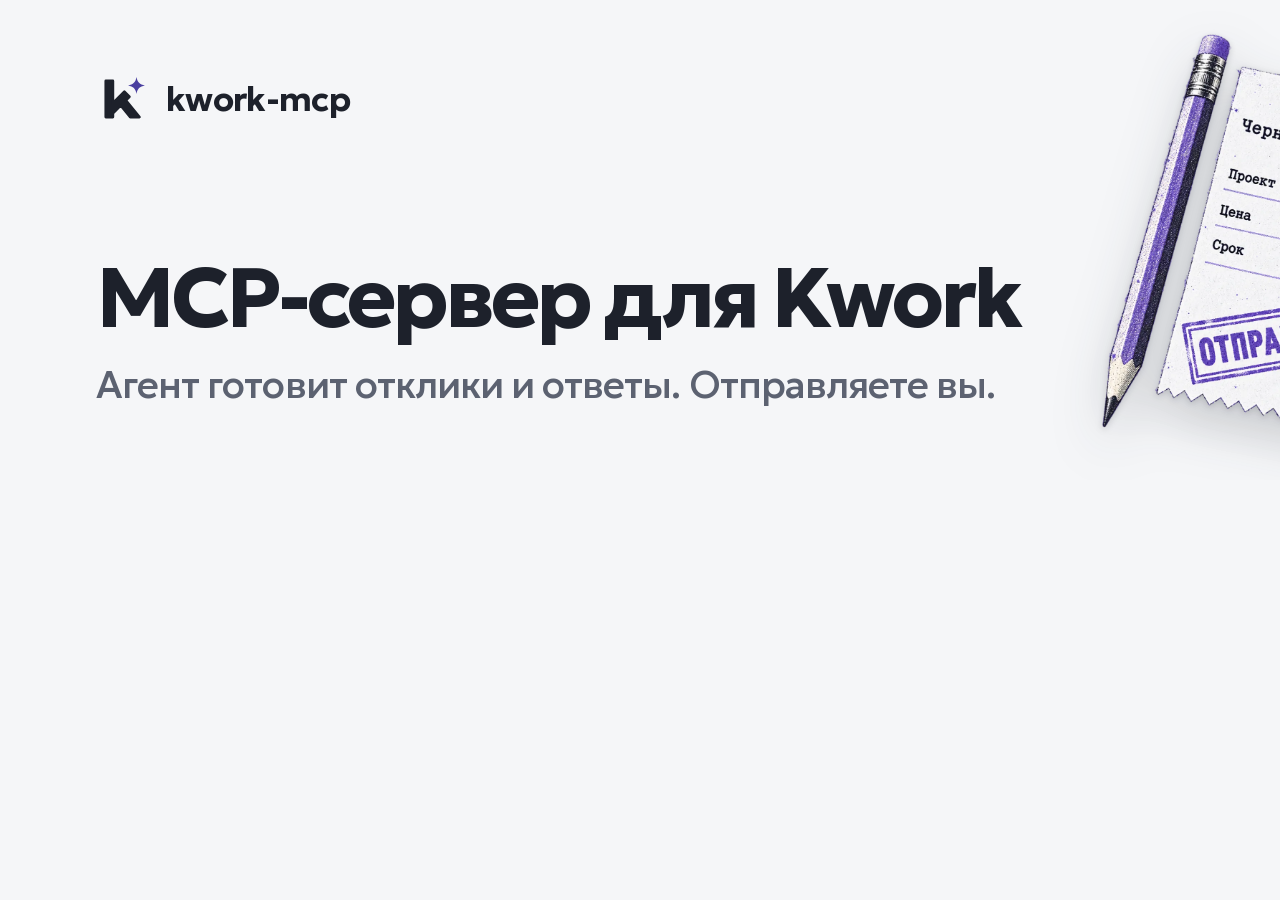
<file: assets/banner.html>
<!doctype html>
<!--
  Source of assets/banner-light.png and assets/banner-dark.png (1600x480, shown in README.md).
  Render from the repository root with headless Chrome, once per theme (#light, #dark):
    chrome --headless=new --hide-scrollbars --force-device-scale-factor=1 --window-size=1600,480
           --allow-file-access-from-files --timeout=3000
           --screenshot=banner-raw.png "file://$PWD/assets/banner.html#dark"
    magick banner-raw.png -strip -dither FloydSteinberg -colors 256 PNG8:assets/banner-dark.png
-->
<html lang="ru"><head><meta charset="utf-8">
<style>
@font-face{font-family:"Geologica";font-weight:100 900;src:url("../site/fonts/geologica-cyrillic.woff2") format("woff2");unicode-range:U+0301,U+0400-045F,U+0490-0491,U+04B0-04B1,U+2116;}
@font-face{font-family:"Geologica";font-weight:100 900;src:url("../site/fonts/geologica-latin.woff2") format("woff2");unicode-range:U+0000-00FF,U+0131,U+0152-0153,U+02BB-02BC,U+02C6,U+02DA,U+02DC,U+2000-206F,U+20AC,U+2122,U+2212;}
*{box-sizing:border-box;margin:0}
html,body{width:1600px;height:480px;overflow:hidden}
body{--paper:#f5f6f8;--ink:#1d212b;--dim:#5c6271;--spark:#4a3fa0;--shadow:rgba(29,33,43,.18);position:relative;background:var(--paper);color:var(--ink);font-family:"Geologica",sans-serif}
body.dark{--paper:#14162c;--ink:#ecedf5;--dim:#9599b4;--spark:#a79df7;--shadow:rgba(4,5,16,.55)}
.left{position:absolute;left:96px;top:72px;bottom:72px;width:1000px;display:flex;flex-direction:column}
.brand{display:flex;align-items:center;gap:16px;font-size:34px;font-weight:650;letter-spacing:-.02em}
.brand svg{width:54px;height:54px}
.k{fill:var(--ink);stroke:var(--ink)}
.s{fill:var(--spark)}
h1{margin-top:auto;font-size:84px;white-space:nowrap;line-height:1;font-weight:700;letter-spacing:-.045em}
.sub{margin-top:22px;font-size:38px;line-height:1.2;font-weight:450;letter-spacing:-.025em;color:var(--dim)}
.art{position:absolute;right:72px;top:30px;width:430px;filter:drop-shadow(0 22px 26px var(--shadow)) drop-shadow(0 2px 3px var(--shadow))}
.art img{display:block;width:100%}
</style>
<script>if (location.hash === "#dark") document.documentElement.className = "dark";</script>
</head><body>
<script>document.body.className = document.documentElement.className;</script>
<div class="left">
  <div class="brand"><svg viewBox="0 0 64 64"><path class="k" stroke-width="3.2" stroke-linejoin="round" d="M11.60 10.60 L20.00 10.60 L20.00 37.06 L33.63 23.43 L39.57 29.37 L35.32 33.62 L51.50 53.40 L40.65 53.40 L29.35 39.59 L20.00 48.94 L20.00 53.40 L11.60 53.40Z"/><path class="s" d="M48 6c1.1 6.2 3.8 8.9 10 10-6.2 1.1-8.9 3.8-10 10-1.1-6.2-3.8-8.9-10-10 6.2-1.1 8.9-3.8 10-10z"/></svg>kwork-mcp</div>
  <h1>MCP-сервер для Kwork</h1>
  <p class="sub">Агент готовит отклики и ответы. Отправляете вы.</p>
</div>
<div class="art"><img src="../site/img/hero-1200.webp" alt=""></div>
</body></html>
</file>
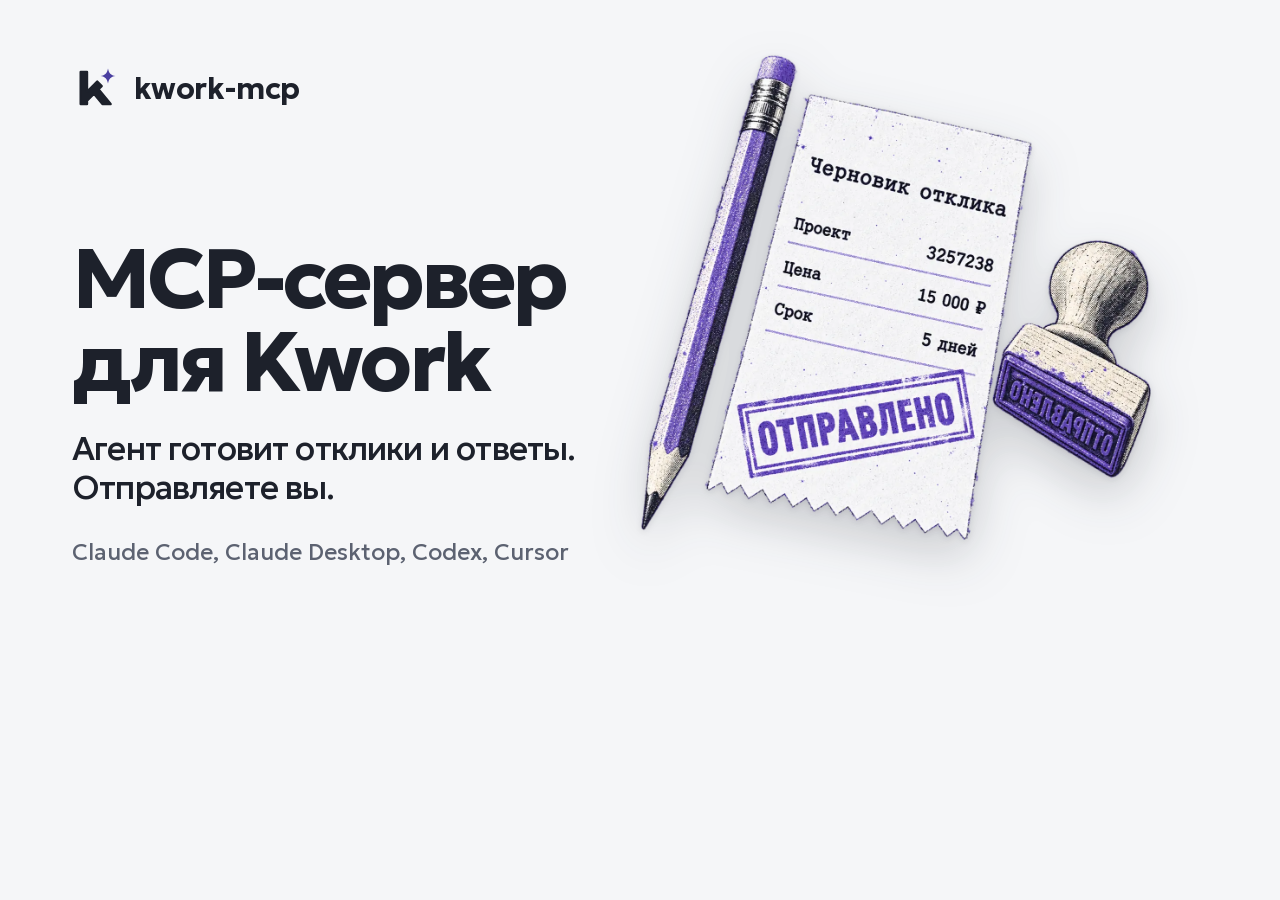
<file: assets/og.html>
<!doctype html>
<!--
  Source of site/og.png (1200x630). Render from the repository root with headless Chrome:
    chrome --headless=new --hide-scrollbars --force-device-scale-factor=1 --window-size=1200,630
           --allow-file-access-from-files --timeout=3000
           --screenshot=og-raw.png file://$PWD/assets/og.html
    magick og-raw.png -strip -dither FloydSteinberg -colors 256 PNG8:site/og.png
-->
<html lang="ru"><head><meta charset="utf-8">
<style>
@font-face{font-family:"Geologica";font-weight:100 900;src:url("../site/fonts/geologica-cyrillic.woff2") format("woff2");unicode-range:U+0301,U+0400-045F,U+0490-0491,U+04B0-04B1,U+2116;}
@font-face{font-family:"Geologica";font-weight:100 900;src:url("../site/fonts/geologica-latin.woff2") format("woff2");unicode-range:U+0000-00FF,U+0131,U+0152-0153,U+02BB-02BC,U+02C6,U+02DA,U+02DC,U+2000-206F,U+20AC,U+2122,U+2212;}
*{box-sizing:border-box;margin:0}
html,body{width:1200px;height:630px;overflow:hidden}
body{position:relative;background:#f5f6f8;color:#1d212b;font-family:"Geologica",sans-serif}
.left{position:absolute;left:72px;top:64px;width:580px;height:502px;display:flex;flex-direction:column}
.brand{display:flex;align-items:center;gap:14px;font-size:30px;font-weight:650;letter-spacing:-.02em}
.brand svg{width:48px;height:48px}
h1{margin-top:auto;font-size:84px;line-height:.98;font-weight:700;letter-spacing:-.045em}
.sub{margin-top:26px;font-size:33px;line-height:1.2;font-weight:450;letter-spacing:-.025em}
.clients{margin-top:30px;font-size:23px;color:#5c6271}
.art{position:absolute;right:44px;top:50px;width:520px;filter:drop-shadow(0 22px 26px rgba(29,33,43,.18)) drop-shadow(0 2px 3px rgba(29,33,43,.12))}
.art img{display:block;width:100%}
</style></head><body>
<div class="left">
  <div class="brand"><svg viewBox="0 0 64 64"><path fill="#1d212b" stroke="#1d212b" stroke-width="3.2" stroke-linejoin="round" d="M11.60 10.60 L20.00 10.60 L20.00 37.06 L33.63 23.43 L39.57 29.37 L35.32 33.62 L51.50 53.40 L40.65 53.40 L29.35 39.59 L20.00 48.94 L20.00 53.40 L11.60 53.40Z"/><path fill="#4a3fa0" d="M48 6c1.1 6.2 3.8 8.9 10 10-6.2 1.1-8.9 3.8-10 10-1.1-6.2-3.8-8.9-10-10 6.2-1.1 8.9-3.8 10-10z"/></svg>kwork-mcp</div>
  <h1>MCP-сервер<br>для Kwork</h1>
  <p class="sub">Агент готовит отклики и ответы.<br>Отправляете вы.</p>
  <p class="clients">Claude Code, Claude Desktop, Codex, Cursor</p>
</div>
<div class="art"><img src="../site/img/hero-1200.webp" alt=""></div>
</body></html>
</file>
<file: site/style.css>
/* kwork-mcp site. Fonts and tokens first, then base, layout and components. */

/* ---------- Fonts (self-hosted, Cyrillic + Latin subsets) ---------- */
@font-face {
  font-family: "Geologica";
  font-style: normal;
  font-weight: 100 900;
  font-display: swap;
  src: url("fonts/geologica-cyrillic.woff2") format("woff2");
  unicode-range: U+0301, U+0400-045F, U+0490-0491, U+04B0-04B1, U+2116;
}
@font-face {
  font-family: "Geologica";
  font-style: normal;
  font-weight: 100 900;
  font-display: swap;
  src: url("fonts/geologica-latin.woff2") format("woff2");
  unicode-range: U+0000-00FF, U+0131, U+0152-0153, U+02BB-02BC, U+02C6, U+02DA, U+02DC, U+0304, U+0308, U+0329, U+2000-206F, U+20AC, U+2122, U+2191, U+2193, U+2212, U+2215, U+FEFF, U+FFFD;
}
@font-face {
  font-family: "Geologica";
  font-style: normal;
  font-weight: 100 900;
  font-display: swap;
  src: url("fonts/geologica-ruble.woff2") format("woff2");
  unicode-range: U+20BD;
}
@font-face {
  font-family: "JetBrains Mono";
  font-style: normal;
  font-weight: 400 800;
  font-display: swap;
  src: url("fonts/jbmono-cyrillic.woff2") format("woff2");
  unicode-range: U+0301, U+0400-045F, U+0490-0491, U+04B0-04B1, U+2116;
}
@font-face {
  font-family: "JetBrains Mono";
  font-style: normal;
  font-weight: 400 800;
  font-display: swap;
  src: url("fonts/jbmono-latin.woff2") format("woff2");
  unicode-range: U+0000-00FF, U+0131, U+0152-0153, U+02BB-02BC, U+02C6, U+02DA, U+02DC, U+0304, U+0308, U+0329, U+2000-206F, U+20AC, U+2122, U+2191, U+2193, U+2212, U+2215, U+FEFF, U+FFFD;
}
@font-face {
  font-family: "JetBrains Mono";
  font-style: normal;
  font-weight: 400 800;
  font-display: swap;
  src: url("fonts/jbmono-ruble.woff2") format("woff2");
  unicode-range: U+20BD;
}
/* Metric-matched fallbacks keep the layout still while the web fonts load. */
@font-face {
  font-family: "Geologica Fallback";
  src: local("Arial"), local("Helvetica Neue"), local("Liberation Sans");
  size-adjust: 108%;
  ascent-override: 90%;
  descent-override: 25%;
  line-gap-override: 0%;
}
@font-face {
  font-family: "JetBrains Mono Fallback";
  src: local("Courier New"), local("Liberation Mono");
  size-adjust: 100%;
  ascent-override: 102%;
  descent-override: 30%;
  line-gap-override: 0%;
}

/* ---------- Tokens ---------- */
/* Paper, graphite and stamp ink: the agent drafts in pencil, the person approves with a stamp. */
:root {
  --font: "Geologica", "Geologica Fallback", system-ui, -apple-system, "Segoe UI", sans-serif;
  --mono: "JetBrains Mono", "JetBrains Mono Fallback", ui-monospace, "SF Mono", Menlo, Consolas, monospace;

  --gutter: clamp(16px, 4vw, 32px);
  --header-h: 64px;
  --section-y: clamp(64px, 9vw, 120px);

  --r-lg: 16px;
  --r-md: 10px;
  --r-sm: 6px;

  color-scheme: light;
  --paper: #f5f6f8;
  --paper-2: #eaedf2;
  --surface: #ffffff;
  --sheet: #e8ebf2;
  --ink: #1d212b;
  --ink-2: #444a58;
  --ink-3: #5c6271;
  --rule: #c5cfdf;
  --line: rgba(29, 33, 43, 0.12);
  --line-strong: rgba(29, 33, 43, 0.28);

  --stamp: #4a3fa0;
  --stamp-hover: #3b3186;
  --on-stamp: #ffffff;
  --stamp-soft: rgba(74, 63, 160, 0.1);
  --link: #4a3fa0;
  --wax: #a8401c;
  --wax-soft: rgba(168, 64, 28, 0.1);

  --code: #1d212b;
  --code-2: #272c38;
  --code-ink: #e6e8ef;
  --code-dim: #9aa0b0;
  --code-line: rgba(230, 232, 239, 0.12);
  --code-ph: #c9c1ff;

  --art-shadow: drop-shadow(0 18px 24px rgba(29, 33, 43, 0.16)) drop-shadow(0 2px 3px rgba(29, 33, 43, 0.12));
}
@media (prefers-color-scheme: dark) {
  :root:not([data-theme="light"]) {
    color-scheme: dark;
    --paper: #14162c;
    --paper-2: #1c1f3a;
    --surface: #22254a;
    --sheet: #1c1f3d;
    --ink: #ecedf5;
    --ink-2: #bdc0d6;
    --ink-3: #9599b4;
    --rule: rgba(160, 172, 230, 0.26);
    --line: rgba(236, 237, 245, 0.12);
    --line-strong: rgba(236, 237, 245, 0.28);
    --stamp: #a79df7;
    --stamp-hover: #bdb5fa;
    --on-stamp: #15123a;
    --stamp-soft: rgba(167, 157, 247, 0.14);
    --link: #b3aaf9;
    --wax: #f2936e;
    --wax-soft: rgba(242, 147, 110, 0.14);
    --code: #0e1022;
    --code-2: #171a33;
    --art-shadow: drop-shadow(0 22px 28px rgba(4, 5, 16, 0.55)) drop-shadow(0 2px 3px rgba(4, 5, 16, 0.4));
  }
}
:root[data-theme="dark"] {
  color-scheme: dark;
  --paper: #14162c;
  --paper-2: #1c1f3a;
  --surface: #22254a;
  --sheet: #1c1f3d;
  --ink: #ecedf5;
  --ink-2: #bdc0d6;
  --ink-3: #9599b4;
  --rule: rgba(160, 172, 230, 0.26);
  --line: rgba(236, 237, 245, 0.12);
  --line-strong: rgba(236, 237, 245, 0.28);
  --stamp: #a79df7;
  --stamp-hover: #bdb5fa;
  --on-stamp: #15123a;
  --stamp-soft: rgba(167, 157, 247, 0.14);
  --link: #b3aaf9;
  --wax: #f2936e;
  --wax-soft: rgba(242, 147, 110, 0.14);
  --code: #0e1022;
  --code-2: #171a33;
  --art-shadow: drop-shadow(0 22px 28px rgba(4, 5, 16, 0.55)) drop-shadow(0 2px 3px rgba(4, 5, 16, 0.4));
}

/* ---------- Base ---------- */
*,
*::before,
*::after {
  box-sizing: border-box;
}
html {
  -webkit-text-size-adjust: 100%;
  text-size-adjust: 100%;
  scroll-padding-top: calc(var(--header-h) + 16px);
}
@media (prefers-reduced-motion: no-preference) {
  html {
    scroll-behavior: smooth;
  }
}
body {
  margin: 0;
  background: var(--paper);
  color: var(--ink);
  font-family: var(--font);
  font-size: clamp(1rem, 0.96rem + 0.2vw, 1.0625rem);
  line-height: 1.65;
  font-weight: 400;
  -webkit-font-smoothing: antialiased;
  -moz-osx-font-smoothing: grayscale;
  text-rendering: optimizeLegibility;
}
h1,
h2,
h3,
h4,
p,
ul,
ol,
dl,
dd,
figure {
  margin: 0;
}
h1,
h2,
h3 {
  text-wrap: balance;
}
p,
li,
dd {
  text-wrap: pretty;
}
ul,
ol {
  padding: 0;
  list-style: none;
}
img,
svg {
  display: block;
  max-width: 100%;
}
img {
  height: auto;
}
a {
  color: var(--link);
  text-decoration-thickness: 1px;
  text-underline-offset: 0.2em;
}
a:hover {
  text-decoration-thickness: 2px;
}
code,
pre,
kbd {
  font-family: var(--mono);
  font-feature-settings: "calt" 0;
}
:not(pre) > code {
  font-size: 0.86em;
  padding: 0.12em 0.4em;
  border-radius: 5px;
  background: var(--paper-2);
  overflow-wrap: anywhere;
}
:focus-visible {
  outline: 2px solid var(--stamp);
  outline-offset: 3px;
  border-radius: 4px;
}
::selection {
  background: var(--stamp);
  color: var(--on-stamp);
}
.sr-only {
  position: absolute;
  width: 1px;
  height: 1px;
  margin: -1px;
  padding: 0;
  overflow: hidden;
  clip: rect(0 0 0 0);
  white-space: nowrap;
  border: 0;
}
.skip {
  position: absolute;
  left: 16px;
  top: -80px;
  z-index: 100;
  padding: 12px 18px;
  border-radius: var(--r-sm);
  background: var(--ink);
  color: var(--paper);
  font-weight: 600;
  text-decoration: none;
}
.skip:focus {
  top: 12px;
}
.container {
  width: min(100% - 2 * var(--gutter), 1160px);
  margin-inline: auto;
}
html:not(.js) .js-only {
  display: none !important;
}

/* ---------- Logo ---------- */
.logo-k {
  fill: var(--ink);
  stroke: var(--ink);
}
.logo-spark {
  fill: var(--stamp);
}

/* ---------- Header ---------- */
.site-header {
  position: sticky;
  top: 0;
  z-index: 50;
  background: color-mix(in srgb, var(--paper) 88%, transparent);
  -webkit-backdrop-filter: saturate(1.4) blur(14px);
  backdrop-filter: saturate(1.4) blur(14px);
  border-bottom: 1px solid var(--line);
}
.bar {
  display: flex;
  align-items: center;
  gap: 24px;
  min-height: var(--header-h);
}
.brand {
  display: inline-flex;
  align-items: center;
  gap: 10px;
  color: var(--ink);
  font-weight: 650;
  font-size: 1.125rem;
  letter-spacing: -0.02em;
  text-decoration: none;
}
.brand svg {
  width: 30px;
  height: 30px;
  flex: none;
}
.nav {
  display: flex;
  gap: 2px;
  margin-left: 8px;
}
.nav a {
  padding: 8px 12px;
  border-radius: var(--r-sm);
  color: var(--ink-2);
  font-size: 0.9375rem;
  text-decoration: none;
  white-space: nowrap;
}
.nav a:hover {
  background: var(--paper-2);
  color: var(--ink);
}
.bar-actions {
  display: flex;
  align-items: center;
  gap: 8px;
  margin-left: auto;
}
.gh-link,
.theme-btn {
  display: inline-flex;
  align-items: center;
  justify-content: center;
  gap: 8px;
  min-height: 40px;
  border: 1px solid var(--line-strong);
  border-radius: 999px;
  background: transparent;
  color: var(--ink);
  font: inherit;
  font-size: 0.9375rem;
  font-weight: 500;
  text-decoration: none;
  cursor: pointer;
}
.gh-link {
  padding: 0 14px;
}
.theme-btn {
  width: 40px;
  padding: 0;
}
.gh-link:hover,
.theme-btn:hover {
  background: var(--paper-2);
}
.gh-link svg {
  width: 18px;
  height: 18px;
  fill: currentColor;
}
.theme-btn svg {
  width: 18px;
  height: 18px;
  fill: none;
  stroke: currentColor;
  stroke-width: 1.8;
  stroke-linecap: round;
  stroke-linejoin: round;
}
.theme-btn .i-sun {
  display: none;
}
:root[data-theme="dark"] .theme-btn .i-sun {
  display: block;
}
:root[data-theme="dark"] .theme-btn .i-moon {
  display: none;
}
/* Narrow screens: one quiet row, the page is short enough to scroll. */
@media (max-width: 860px) {
  :root {
    --header-h: 58px;
  }
  .nav {
    display: none;
  }
  .gh-link {
    width: 40px;
    padding: 0;
  }
  .gh-link span {
    display: none;
  }
}

/* ---------- Buttons ---------- */
.btn {
  display: inline-flex;
  align-items: center;
  justify-content: center;
  gap: 8px;
  min-height: 50px;
  padding: 0 24px;
  border: 1px solid transparent;
  border-radius: var(--r-md);
  font: inherit;
  font-size: 1rem;
  font-weight: 600;
  line-height: 1;
  text-decoration: none;
  cursor: pointer;
  transition: background-color 0.15s, border-color 0.15s, color 0.15s;
}
.btn-primary {
  background: var(--stamp);
  color: var(--on-stamp);
}
.btn-primary:hover {
  background: var(--stamp-hover);
}
.copy {
  flex: none;
  min-height: 36px;
  padding: 0 14px;
  border: 1px solid var(--line-strong);
  border-radius: var(--r-sm);
  background: transparent;
  color: var(--ink);
  font: inherit;
  font-size: 0.8125rem;
  font-weight: 600;
  cursor: pointer;
  transition: background-color 0.15s, color 0.15s;
}
.copy:hover {
  background: var(--paper-2);
}
.copy.is-done {
  border-color: var(--stamp);
  background: var(--stamp);
  color: var(--on-stamp);
}

/* ---------- Hero ---------- */
.hero {
  padding-block: clamp(32px, 5vw, 64px) clamp(56px, 7vw, 96px);
  overflow-x: clip;
}
.hero-grid {
  display: grid;
  grid-template-columns: minmax(0, 1fr) minmax(0, 1fr);
  gap: clamp(24px, 4vw, 56px);
  align-items: center;
}
.hero h1 {
  font-size: clamp(2.5rem, 1.5rem + 3.4vw, 4.25rem);
  line-height: 1;
  letter-spacing: -0.045em;
  font-weight: 700;
}
.hero-sub {
  margin-top: 20px;
  font-size: clamp(1.375rem, 1.1rem + 1vw, 1.875rem);
  line-height: 1.25;
  letter-spacing: -0.025em;
  font-weight: 450;
}
.hero-lead {
  max-width: 32em;
  margin-top: 20px;
  color: var(--ink-2);
  font-size: clamp(1.0625rem, 1rem + 0.3vw, 1.1875rem);
  line-height: 1.6;
}
.hero-actions {
  display: flex;
  flex-wrap: wrap;
  align-items: center;
  gap: 12px;
  margin-top: 32px;
}
.cmd {
  display: flex;
  align-items: center;
  gap: 10px;
  min-height: 50px;
  padding: 6px 6px 6px 16px;
  border: 1px solid var(--line-strong);
  border-radius: var(--r-md);
  background: var(--surface);
  min-width: 0;
}
.cmd code {
  padding: 0;
  background: none;
  overflow-x: auto;
  white-space: nowrap;
  font-size: 0.8125rem;
  color: var(--ink-2);
  scrollbar-width: none;
}
.cmd code::-webkit-scrollbar {
  display: none;
}
.cmd .sh::before {
  content: "$ ";
  color: var(--ink-3);
  user-select: none;
}
.hero-facts {
  margin-top: 22px;
  max-width: 36em;
  color: var(--ink-3);
  font-size: 0.9375rem;
}
.hero-art {
  display: block;
  justify-self: center;
  width: min(100%, 560px);
}
.hero-art img {
  width: 100%;
  filter: var(--art-shadow);
}
@media (max-width: 900px) {
  .hero-grid {
    grid-template-columns: minmax(0, 1fr);
  }
  .hero-art {
    order: -1;
    width: min(88%, 440px);
  }
}
@media (max-width: 560px) {
  .hero-actions {
    align-items: stretch;
    flex-direction: column;
  }
  .cmd {
    width: 100%;
  }
}

/* ---------- Sections ---------- */
.section {
  padding-block: var(--section-y);
  border-top: 1px solid var(--line);
}
.section--sheet {
  border-top: 0;
  background: var(--sheet);
}
.section-head {
  max-width: 44em;
  margin-bottom: clamp(32px, 4vw, 56px);
}
.section-head p,
.split-head p {
  margin-top: 16px;
  color: var(--ink-2);
}
.split {
  display: grid;
  grid-template-columns: minmax(0, 4fr) minmax(0, 8fr);
  gap: clamp(28px, 6vw, 96px);
  align-items: start;
}
.split-head {
  position: sticky;
  top: calc(var(--header-h) + 32px);
}
h2 {
  font-size: clamp(1.875rem, 1.3rem + 2vw, 2.75rem);
  line-height: 1.08;
  letter-spacing: -0.035em;
  font-weight: 650;
}
h3 {
  font-size: 1.1875rem;
  line-height: 1.3;
  letter-spacing: -0.015em;
  font-weight: 600;
}
@media (max-width: 900px) {
  .split {
    grid-template-columns: minmax(0, 1fr);
  }
  .split-head {
    position: static;
  }
}

/* Examples: requests written on ruled form lines */
.asks {
  display: grid;
  grid-template-columns: repeat(2, minmax(0, 1fr));
  column-gap: clamp(32px, 5vw, 72px);
  border-bottom: 1px solid var(--rule);
}
.asks li {
  position: relative;
  padding: 26px 0 28px;
  border-top: 1px solid var(--rule);
}
.ask {
  font-size: clamp(1.125rem, 1.05rem + 0.35vw, 1.3125rem);
  line-height: 1.4;
  letter-spacing: -0.015em;
  font-weight: 500;
}
.gets {
  margin-top: 10px;
  color: var(--ink-2);
  font-size: 0.9688rem;
  line-height: 1.55;
}
.stamp-tag {
  display: table;
  margin-top: 14px;
  padding: 3px 10px;
  border: 2px solid var(--stamp);
  border-radius: 4px;
  outline: 1px solid var(--stamp);
  outline-offset: 2px;
  color: var(--stamp);
  font-size: 0.8125rem;
  font-weight: 650;
  line-height: 1.4;
  transform: rotate(-2deg);
}
@media (max-width: 720px) {
  .asks {
    grid-template-columns: minmax(0, 1fr);
  }
}

/* Safety: the same slip in three states */
.stages {
  display: grid;
  grid-template-columns: repeat(3, minmax(0, 1fr));
  gap: clamp(24px, 4vw, 48px);
}
.stage-art {
  display: block;
  aspect-ratio: 1;
  margin-bottom: 20px;
}
.stage-art img {
  width: 100%;
  height: 100%;
  object-fit: contain;
  filter: var(--art-shadow);
}
.stage p {
  margin-top: 8px;
  color: var(--ink-2);
  font-size: 0.9688rem;
  line-height: 1.55;
}
.stage .stage-tool {
  margin-top: 12px;
}
.stage-tool code {
  padding: 0;
  background: none;
  color: var(--ink-3);
  font-size: 0.8125rem;
}
@media (max-width: 820px) {
  .stages {
    grid-template-columns: minmax(0, 1fr);
    gap: 40px;
  }
  .stage {
    display: grid;
    grid-template-columns: minmax(0, 9fr) minmax(0, 11fr);
    column-gap: 20px;
    align-content: start;
  }
  .stage-art {
    grid-row: span 3;
    margin-bottom: 0;
  }
}
@media (max-width: 480px) {
  .stage {
    grid-template-columns: minmax(0, 1fr);
  }
  .stage-art {
    grid-row: auto;
    width: min(100%, 300px);
    margin-bottom: 16px;
  }
}
.safety-more {
  display: grid;
  grid-template-columns: minmax(0, 5fr) minmax(0, 7fr);
  gap: clamp(32px, 5vw, 72px);
  margin-top: clamp(48px, 6vw, 80px);
  padding-top: clamp(32px, 4vw, 48px);
  border-top: 1px solid var(--rule);
}
.outcomes h3 {
  font-size: 1.0625rem;
}
.outcomes dl {
  display: grid;
  gap: 18px;
  margin-top: 20px;
}
.outcomes dt {
  display: inline-block;
  padding: 2px 10px;
  border: 2px solid currentColor;
  border-radius: 4px;
  color: var(--o, var(--ink-2));
  font-size: 0.8125rem;
  font-weight: 700;
  letter-spacing: 0.04em;
  text-transform: uppercase;
  transform: rotate(-1.5deg);
}
.outcomes dd {
  margin-top: 6px;
  color: var(--ink-2);
  font-size: 0.9375rem;
  line-height: 1.55;
}
.o-ok {
  --o: var(--stamp);
}
.o-unknown {
  --o: var(--wax);
}
.o-unknown dt {
  border-style: dashed;
}
.guards {
  display: grid;
  grid-template-columns: repeat(2, minmax(0, 1fr));
  gap: 28px 40px;
}
.guards h3 {
  font-size: 1.0625rem;
}
.guards p {
  margin-top: 6px;
  color: var(--ink-2);
  font-size: 0.9375rem;
  line-height: 1.55;
}
@media (max-width: 900px) {
  .safety-more {
    grid-template-columns: minmax(0, 1fr);
  }
}
@media (max-width: 560px) {
  .guards {
    grid-template-columns: minmax(0, 1fr);
  }
}

/* Install steps */
.steps {
  counter-reset: step;
}
.steps > li {
  position: relative;
  padding: 0 0 48px 72px;
  counter-increment: step;
}
.steps > li:last-child {
  padding-bottom: 0;
}
.steps > li::before {
  content: counter(step);
  position: absolute;
  left: 0;
  top: -6px;
  width: 48px;
  color: var(--stamp);
  font-size: 2.5rem;
  font-weight: 250;
  line-height: 1;
  letter-spacing: -0.04em;
}
.steps > li::after {
  content: "";
  position: absolute;
  left: 15px;
  top: 46px;
  bottom: 12px;
  border-left: 1px dashed var(--line-strong);
}
.steps > li:last-child::after {
  display: none;
}
.steps h3 {
  margin-bottom: 10px;
}
.steps p {
  color: var(--ink-2);
  margin-bottom: 14px;
}
.steps p:last-child {
  margin-bottom: 0;
}
@media (max-width: 640px) {
  .steps > li {
    padding-left: 44px;
  }
  .steps > li::before {
    font-size: 1.75rem;
    width: 32px;
  }
  .steps > li::after {
    left: 9px;
    top: 34px;
  }
}
.code {
  margin: 0 0 16px;
  border-radius: var(--r-md);
  background: var(--code);
  color: var(--code-ink);
  overflow: hidden;
}
.code figcaption {
  display: flex;
  align-items: center;
  justify-content: space-between;
  gap: 12px;
  min-height: 46px;
  padding: 5px 6px 5px 16px;
  background: var(--code-2);
  border-bottom: 1px solid var(--code-line);
  color: var(--code-dim);
  font-family: var(--mono);
  font-size: 0.75rem;
}
.code .copy {
  border-color: rgba(230, 232, 239, 0.28);
  color: var(--code-ink);
}
.code .copy:hover {
  background: rgba(230, 232, 239, 0.1);
}
.code .copy.is-done {
  border-color: var(--code-ph);
  background: var(--code-ph);
  color: #15123a;
}
.code pre {
  margin: 0;
  padding: 16px 18px;
  overflow-x: auto;
  font-size: 0.8125rem;
  line-height: 1.7;
  tab-size: 2;
}
.code code {
  padding: 0;
  background: none;
  color: inherit;
  font-size: inherit;
  overflow-wrap: normal;
}
.code .sh::before {
  content: "$ ";
  color: var(--code-dim);
  user-select: none;
}
.ph {
  color: var(--code-ph);
  border-bottom: 1px dotted currentColor;
}
.ph.is-set {
  border-bottom-style: solid;
}
.uid {
  display: grid;
  gap: 6px;
  max-width: 22em;
  margin: 0 0 18px;
}
.uid label {
  font-weight: 600;
  font-size: 0.9375rem;
}
.uid input {
  min-height: 48px;
  padding: 0 2px;
  border: 0;
  border-bottom: 2px solid var(--rule);
  border-radius: 0;
  background: transparent;
  color: var(--ink);
  font-family: var(--mono);
  font-size: 1.125rem;
}
.uid input::placeholder {
  color: var(--ink-3);
  opacity: 0.6;
}
.uid input:focus-visible {
  outline: 0;
  border-bottom-color: var(--stamp);
}
.uid small {
  color: var(--ink-3);
  font-size: 0.8125rem;
}
.tabs [role="tablist"] {
  display: flex;
  flex-wrap: wrap;
  gap: 4px;
  margin-bottom: 14px;
  padding: 4px;
  border: 1px solid var(--line);
  border-radius: 12px;
  background: var(--paper-2);
  width: fit-content;
  max-width: 100%;
}
.tabs [role="tab"] {
  min-height: 44px;
  padding: 0 16px;
  border: 0;
  border-radius: 9px;
  background: transparent;
  color: var(--ink-2);
  font: inherit;
  font-size: 0.9375rem;
  font-weight: 500;
  cursor: pointer;
}
.tabs [role="tab"]:hover {
  color: var(--ink);
}
.tabs [role="tab"][aria-selected="true"] {
  background: var(--surface);
  color: var(--ink);
  font-weight: 600;
  box-shadow: 0 1px 2px rgba(29, 33, 43, 0.18);
}
.tabs [role="tabpanel"][hidden] {
  display: none;
}
.tab-title {
  margin-bottom: 8px;
  font-size: 1rem;
  font-weight: 600;
}
.js .tab-title {
  display: none;
}
.tabs [role="tabpanel"] + [role="tabpanel"] {
  margin-top: 24px;
}
.js .tabs [role="tabpanel"] + [role="tabpanel"] {
  margin-top: 0;
}
.note {
  margin-top: 20px;
  padding: 16px 18px;
  border-left: 3px solid var(--stamp);
  border-radius: 0 var(--r-md) var(--r-md) 0;
  background: var(--stamp-soft);
  color: var(--ink);
  font-size: 0.9375rem;
  line-height: 1.6;
}
.steps .note {
  color: var(--ink);
}
.note code {
  background: rgba(29, 33, 43, 0.08);
}
:root[data-theme="dark"] .note code {
  background: rgba(236, 237, 245, 0.1);
}
q.say {
  font-weight: 600;
  color: var(--ink);
  quotes: "«" "»";
}

/* Tools reference */
.tools-table,
.sites {
  width: 100%;
  border-collapse: collapse;
  font-size: 0.9375rem;
}
.tools-table th,
.tools-table td,
.sites th,
.sites td {
  padding: 16px 16px 16px 0;
  border-top: 1px solid var(--line);
  vertical-align: top;
  text-align: left;
}
.tools-table tr:last-child > *,
.sites tr:last-child > * {
  border-bottom: 1px solid var(--line);
}
.tools-table thead th,
.sites thead th {
  padding-block: 0 10px;
  border-top: 0;
  color: var(--ink-3);
  font-size: 0.8125rem;
  font-weight: 500;
}
.tools-table tbody th {
  width: 58%;
  font-weight: 600;
}
.tools-table tbody th span {
  display: block;
  margin-top: 2px;
  color: var(--ink-2);
  font-weight: 400;
  line-height: 1.5;
}
.tools-table td {
  padding-right: 0;
  line-height: 1.9;
}
.tools-table td code {
  padding: 0;
  background: none;
  color: var(--ink-2);
  font-size: 0.8125rem;
}
.tools-table tr.write th,
.tools-table tr.write td code {
  color: var(--stamp);
}
.sites-block {
  margin-top: 56px;
}
.sites-block > p {
  margin: 8px 0 20px;
  color: var(--ink-2);
}
.sites tbody th {
  font-weight: 500;
}
.sites .yes {
  color: var(--stamp);
  font-weight: 600;
}
.sites .no {
  color: var(--ink-3);
}
.section-foot {
  margin-top: 16px;
  color: var(--ink-2);
  font-size: 0.9375rem;
}
@media (max-width: 720px) {
  .tools-table,
  .tools-table tbody,
  .tools-table tr,
  .tools-table th,
  .tools-table td {
    display: block;
    width: auto;
  }
  .tools-table thead {
    position: absolute;
    width: 1px;
    height: 1px;
    overflow: hidden;
    clip: rect(0 0 0 0);
  }
  .tools-table tr {
    padding: 16px 0;
    border-top: 1px solid var(--line);
  }
  .tools-table tbody th {
    width: auto;
  }
  .tools-table th,
  .tools-table td {
    padding: 0 0 6px;
    border: 0 !important;
  }
}

/* FAQ */
.faq details {
  border-top: 1px solid var(--line);
}
.faq details:last-child {
  border-bottom: 1px solid var(--line);
}
.faq summary {
  display: flex;
  align-items: center;
  justify-content: space-between;
  gap: 20px;
  min-height: 64px;
  padding: 14px 0;
  font-size: 1.0625rem;
  font-weight: 550;
  letter-spacing: -0.01em;
  cursor: pointer;
  list-style: none;
}
.faq summary::-webkit-details-marker {
  display: none;
}
.faq summary::after {
  content: "";
  flex: none;
  width: 12px;
  height: 12px;
  margin-right: 4px;
  border-right: 2px solid var(--ink-3);
  border-bottom: 2px solid var(--ink-3);
  transform: rotate(45deg) translateY(-3px);
  transition: transform 0.2s;
}
.faq details[open] summary::after {
  transform: rotate(-135deg) translateY(-3px);
}
.faq summary:hover {
  color: var(--stamp);
}
.faq .answer {
  padding: 0 0 22px;
  max-width: 40em;
  color: var(--ink-2);
}

/* ---------- Footer ---------- */
.site-footer {
  padding-block: 56px 64px;
  border-top: 1px solid var(--line);
  color: var(--ink-2);
  font-size: 0.9375rem;
}
.foot-grid {
  display: grid;
  grid-template-columns: minmax(0, 5fr) minmax(0, 3.5fr) minmax(0, 3.5fr);
  gap: 32px 48px;
}
.foot-brand p {
  max-width: 28em;
  margin-top: 14px;
  color: var(--ink-3);
  font-size: 0.875rem;
  line-height: 1.6;
}
.foot-col h2 {
  margin-bottom: 12px;
  font-size: 0.9375rem;
  letter-spacing: 0;
  font-weight: 600;
  line-height: 1.4;
}
.foot-col ul {
  display: grid;
  gap: 8px;
}
.foot-col a {
  color: var(--ink-2);
  text-decoration: none;
}
.foot-col a:hover {
  color: var(--link);
  text-decoration: underline;
}
@media (max-width: 760px) {
  .foot-grid {
    grid-template-columns: minmax(0, 1fr) minmax(0, 1fr);
  }
  .foot-brand {
    grid-column: 1 / -1;
  }
}

/* ---------- Not-found page ---------- */
.nf {
  min-height: 70vh;
  display: grid;
  align-content: center;
  justify-items: start;
  gap: 20px;
  padding-block: 80px;
}
.nf h1 {
  font-size: clamp(2.5rem, 2rem + 4vw, 4.5rem);
  letter-spacing: -0.04em;
  line-height: 1;
}
.nf p {
  max-width: 30em;
  color: var(--ink-2);
}

/* ---------- Accessibility ---------- */
@media (prefers-reduced-motion: reduce) {
  *,
  *::before,
  *::after {
    animation: none !important;
    transition: none !important;
  }
}
@media (forced-colors: active) {
  .btn,
  .copy,
  .theme-btn,
  .gh-link,
  .stamp-tag,
  .outcomes dt {
    border: 1px solid ButtonText;
  }
  .steps > li::after {
    border-color: CanvasText;
  }
}
@media print {
  .site-header,
  .copy,
  .theme-btn {
    display: none !important;
  }
  body {
    background: #fff;
    color: #000;
  }
  .section--sheet {
    background: none;
  }
}
</file>
